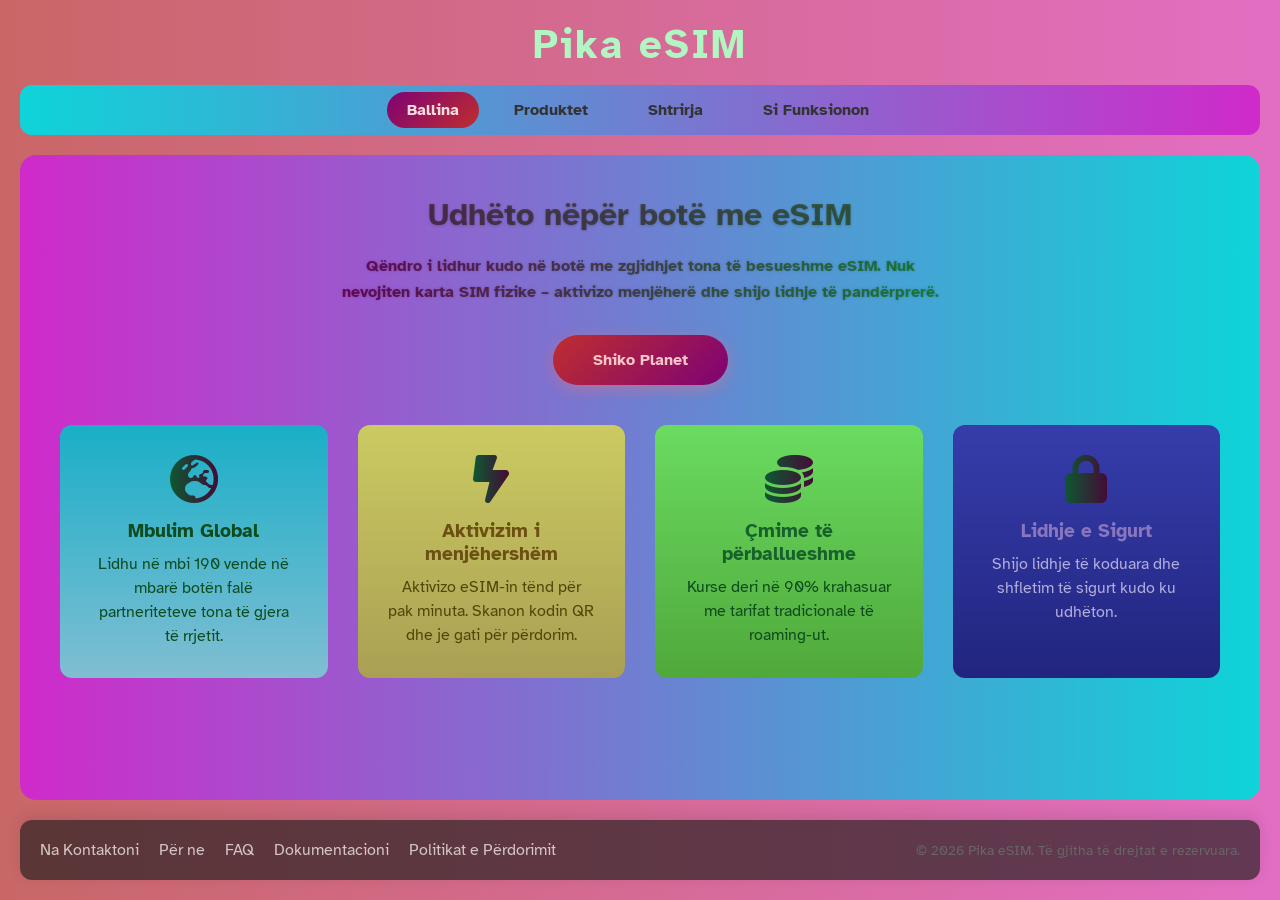
<file: index.html>
<!DOCTYPE html>
<html lang="en">

<head>
    <meta charset="UTF-8">
    <meta name="viewport" content="width=device-width, initial-scale=1.0">
    <title>Pika eSIM - Stay Connected Everywhere</title>
    <link rel="stylesheet" href="./css/style.css">
    <link rel="stylesheet" href="https://cdnjs.cloudflare.com/ajax/libs/font-awesome/6.5.1/css/all.min.css" />
    <link rel="preconnect" href="https://fonts.googleapis.com">
    <link rel="preconnect" href="https://fonts.gstatic.com" crossorigin>
    <link
        href="https://fonts.googleapis.com/css2?family=Atkinson+Hyperlegible:ital,wght@0,400;0,700;1,400;1,700&display=swap"
        rel="stylesheet">
</head>

<body>
    <h1 class="site-title">Pika eSIM</h1>

    <nav class="navbar">
        <ul>
            <li><a href="index.html" class="active">Ballina</a></li>
            <li><a href="./pages/products.html">Produktet</a></li>
            <li><a href="./pages/coverage.html">Shtrirja</a></li>
            <li><a href="./pages/howItWorks.html">Si Funksionon</a></li>
        </ul>
    </nav>

    <main class="main-card">
        <section class="hero-section">
            <h1>Udhëto nëpër botë me eSIM</h1>
            <p>Qëndro i lidhur kudo në botë me zgjidhjet tona të besueshme eSIM. Nuk nevojiten karta SIM fizike –
                aktivizo menjëherë dhe shijo lidhje të pandërprerë.</p>

            <a href="./pages/products.html" class="cta-button">Shiko Planet</a>
        </section>

        <div class="features-grid">
            <div class="feature-card1">
                <i class="fa-solid fa-earth-europe feature-icon"></i>
                <h3>Mbulim Global</h3>
                <p>Lidhu në mbi 190 vende në mbarë botën falë partneriteteve tona të gjera të rrjetit.</p>

            </div>
            <div class="feature-card2">
                <i class="fa-solid fa-bolt-lightning feature-icon"></i>
                <h3>Aktivizim i menjëhershëm</h3>
                <p>Aktivizo eSIM-in tënd për pak minuta. Skanon kodin QR dhe je gati për përdorim.</p>

            </div>
            <div class="feature-card3">
                <i class="fa-solid fa-coins feature-icon"></i>
                <h3>Çmime të përballueshme</h3>
                <p>Kurse deri në 90% krahasuar me tarifat tradicionale të roaming-ut.</p>

            </div>
            <div class="feature-card4">
                <i class="fa-solid fa-lock feature-icon"></i>
                <h3>Lidhje e Sigurt</h3>
                <p>Shijo lidhje të koduara dhe shfletim të sigurt kudo ku udhëton.</p>

            </div>
        </div>
    </main>

    <footer class="footer">
        <div class="footer-content">
            <div class="footer-links">
                <a href="./pages/contact.html">Na Kontaktoni</a>
                <a href="./pages/about.html">Për ne</a>
                <a href="./pages/faq.html">FAQ</a>
                <a href="./pages/dokumentacioni.html">Dokumentacioni</a>
                <a href="./pages/terms.html">Politikat e Përdorimit</a>
            </div>
            <div class="footer-copyright">
                &copy; 2026 Pika eSIM. Të gjitha të drejtat e rezervuara.
            </div>
        </div>
    </footer>

    <script src="js/script.js"></script>
</body>

</html>
</file>
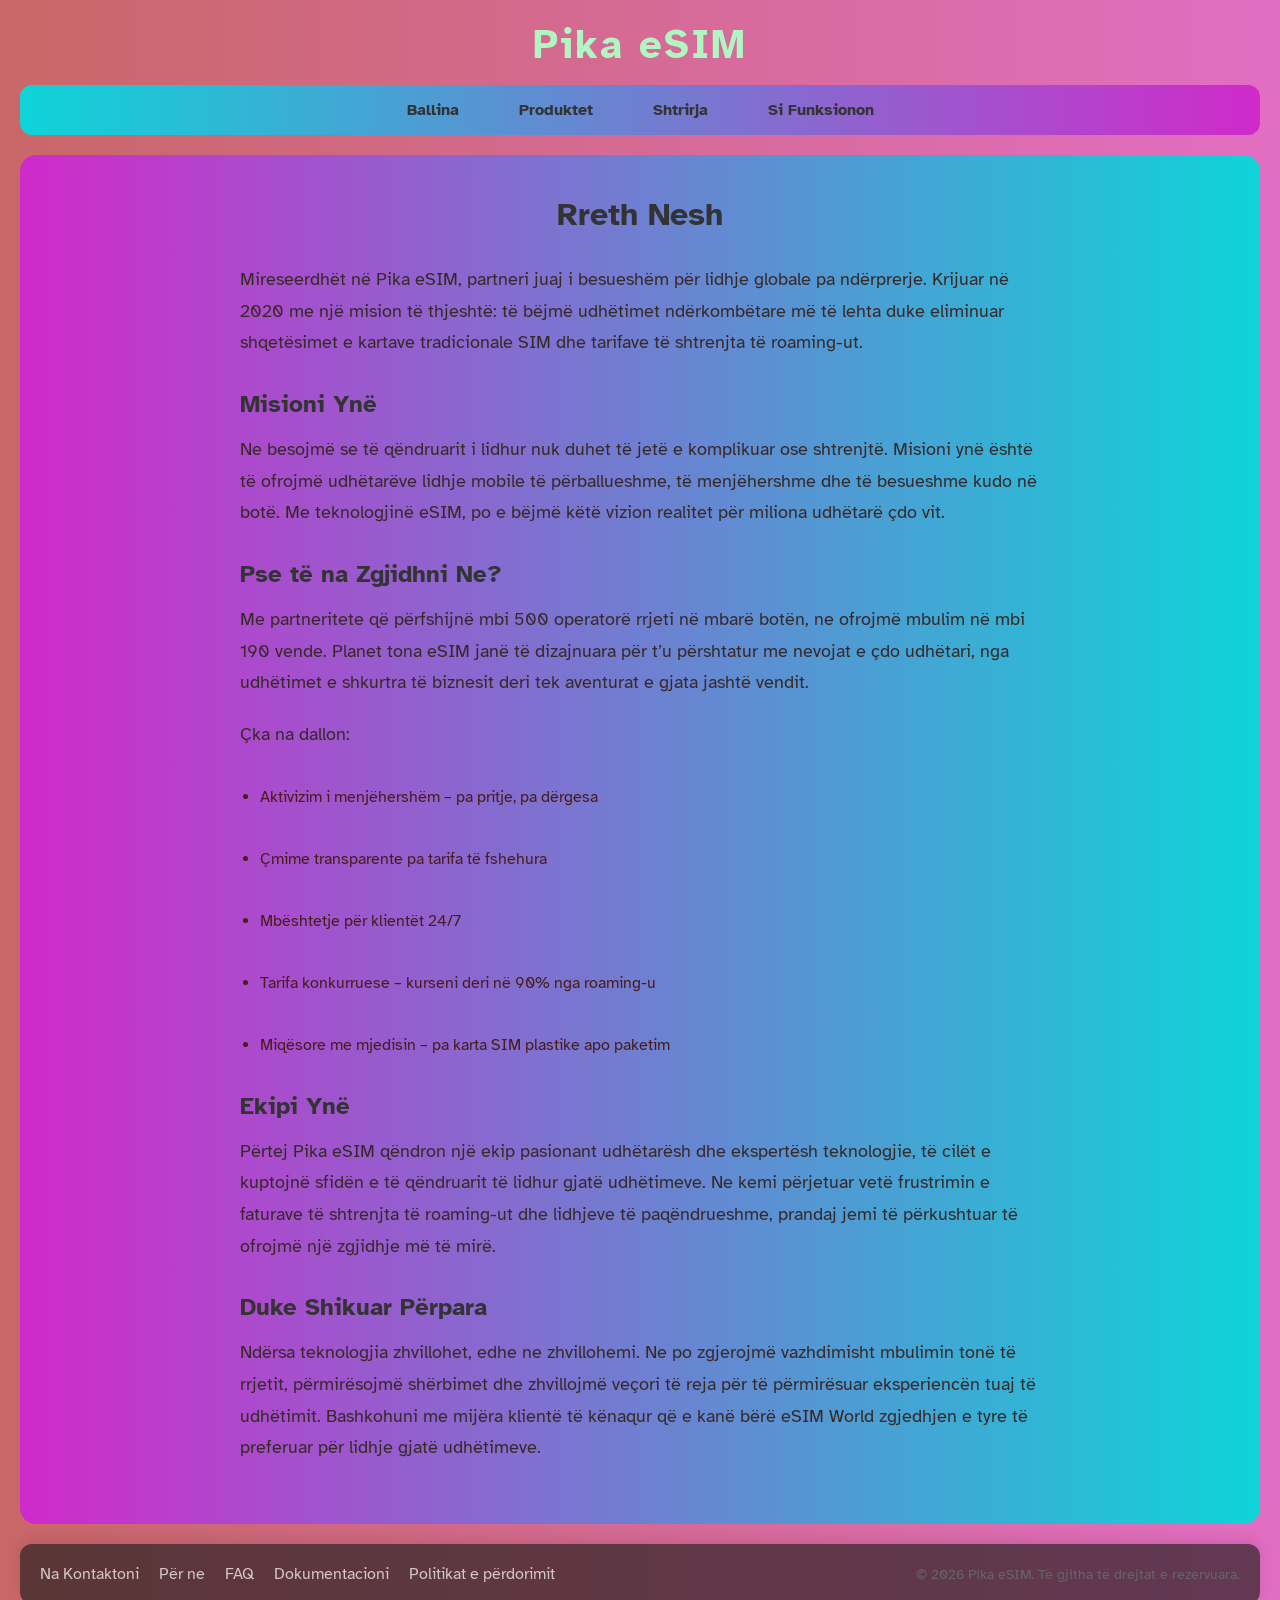
<file: pages/about.html>
<!DOCTYPE html>
<html lang="en">

<head>
    <meta charset="UTF-8">
    <meta name="viewport" content="width=device-width, initial-scale=1.0">
    <title>Për ne - Pika eSIM </title>
    <link rel="stylesheet" href="../css/style.css">
    <link rel="preconnect" href="https://fonts.googleapis.com">
    <link rel="preconnect" href="https://fonts.gstatic.com" crossorigin>
    <link
        href="https://fonts.googleapis.com/css2?family=Atkinson+Hyperlegible:ital,wght@0,400;0,700;1,400;1,700&display=swap"
        rel="stylesheet">
</head>

<body>
    <h1 class="site-title">Pika eSIM</h1>

    <nav class="navbar">
        <ul>
            <li><a href="../index.html">Ballina</a></li>
            <li><a href="products.html">Produktet</a></li>
            <li><a href="coverage.html">Shtrirja</a></li>
            <li><a href="howItWorks.html">Si Funksionon</a></li>
        </ul>
    </nav>

    <main class="main-card">
        <h2 class="page-title">Rreth Nesh</h2>

        <div class="about-content">
            <p>Mireseerdhët në Pika eSIM, partneri juaj i besueshëm për lidhje globale pa ndërprerje. Krijuar në 2020 me
                një mision të thjeshtë: të bëjmë udhëtimet ndërkombëtare më të lehta duke eliminuar shqetësimet e
                kartave tradicionale SIM dhe tarifave të shtrenjta të roaming-ut.</p>

            <h2>Misioni Ynë</h2>
            <p>Ne besojmë se të qëndruarit i lidhur nuk duhet të jetë e komplikuar ose shtrenjtë. Misioni ynë është të
                ofrojmë udhëtarëve lidhje mobile të përballueshme, të menjëhershme dhe të besueshme kudo në botë. Me
                teknologjinë eSIM, po e bëjmë këtë vizion realitet për miliona udhëtarë çdo vit.</p>

            <h2>Pse të na Zgjidhni Ne?</h2>
            <p>Me partneritete që përfshijnë mbi 500 operatorë rrjeti në mbarë botën, ne ofrojmë mbulim në mbi 190
                vende. Planet tona eSIM janë të dizajnuara për t’u përshtatur me nevojat e çdo udhëtari, nga udhëtimet e
                shkurtra të biznesit deri tek aventurat e gjata jashtë vendit.</p>

            <p>Çka na dallon:</p>
            <ul style="color: #666; line-height: 2; margin-left: 20px;">
                <li>Aktivizim i menjëhershëm – pa pritje, pa dërgesa</li>
                <li>Çmime transparente pa tarifa të fshehura</li>
                <li>Mbështetje për klientët 24/7</li>
                <li>Tarifa konkurruese – kurseni deri në 90% nga roaming-u</li>
                <li>Miqësore me mjedisin – pa karta SIM plastike apo paketim</li>

            </ul>

            <h2>Ekipi Ynë</h2>
            <p>Përtej Pika eSIM qëndron një ekip pasionant udhëtarësh dhe ekspertësh teknologjie, të cilët e kuptojnë
                sfidën e të qëndruarit të lidhur gjatë udhëtimeve. Ne kemi përjetuar vetë frustrimin e faturave të
                shtrenjta të roaming-ut dhe lidhjeve të paqëndrueshme, prandaj jemi të përkushtuar të ofrojmë një
                zgjidhje më të mirë.</p>


            <h2>Duke Shikuar Përpara</h2>
            <p>Ndërsa teknologjia zhvillohet, edhe ne zhvillohemi. Ne po zgjerojmë vazhdimisht mbulimin tonë të rrjetit,
                përmirësojmë shërbimet dhe zhvillojmë veçori të reja për të përmirësuar eksperiencën tuaj të udhëtimit.
                Bashkohuni me mijëra klientë të kënaqur që e kanë bërë eSIM World zgjedhjen e tyre të preferuar për
                lidhje gjatë udhëtimeve.</p>

        </div>
    </main>

    <footer class="footer">
        <div class="footer-content">
            <div class="footer-links">
                <a href="contact.html">Na Kontaktoni</a>
                <a href="about.html">Për ne</a>
                <a href="faq.html">FAQ</a>
                <a href="dokumentacioni.html">Dokumentacioni</a>
                <a href="terms.html">Politikat e përdorimit</a>
            </div>
            <div class="footer-copyright">
                &copy; 2026 Pika eSIM. Të gjitha të drejtat e rezervuara.
            </div>
        </div>
    </footer>

    <script src="../js/script.js"></script>
</body>

</html>
</file>
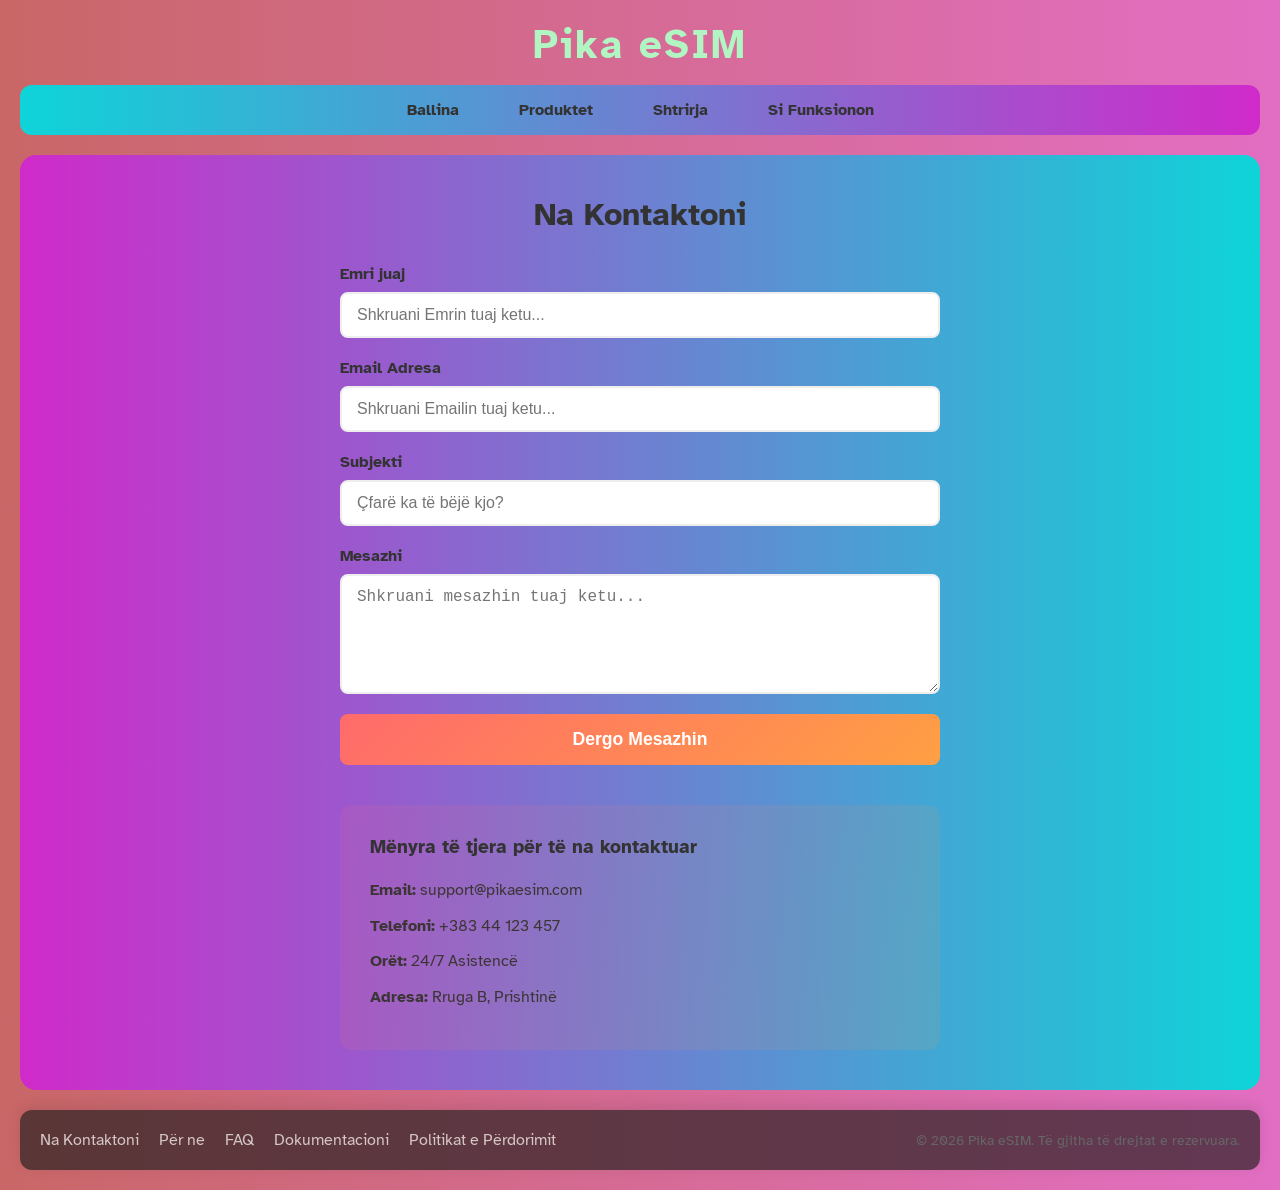
<file: pages/contact.html>
<!DOCTYPE html>
<html lang="en">

<head>
    <meta charset="UTF-8">
    <meta name="viewport" content="width=device-width, initial-scale=1.0">
    <title>Na kontaktoni - Pika eSIM</title>
    <link rel="stylesheet" href="../css/style.css">
    <link rel="preconnect" href="https://fonts.googleapis.com">
    <link rel="preconnect" href="https://fonts.gstatic.com" crossorigin>
    <link
        href="https://fonts.googleapis.com/css2?family=Atkinson+Hyperlegible:ital,wght@0,400;0,700;1,400;1,700&display=swap"
        rel="stylesheet">
</head>

<body>
    <h1 class="site-title">Pika eSIM</h1>

    <nav class="navbar">
        <ul>
            <li><a href="../index.html">Ballina</a></li>
            <li><a href="products.html">Produktet</a></li>
            <li><a href="coverage.html">Shtrirja</a></i>
            <li><a href="howItWorks.html">Si Funksionon</a></li>
        </ul>
    </nav>

    <main class="main-card">
        <h2 class="page-title">Na Kontaktoni</h2>

        <div class="contact-container">
            <form class="contact-form">
                <div class="form-group">
                    <label for="name">Emri juaj</label>
                    <input type="text" id="name" name="name" required placeholder="Shkruani Emrin tuaj ketu...">
                </div>

                <div class="form-group">
                    <label for="email">Email Adresa</label>
                    <input type="email" id="email" name="email" required placeholder="Shkruani Emailin tuaj ketu...">
                </div>

                <div class="form-group">
                    <label for="subject">Subjekti</label>
                    <input type="text" id="subject" name="subject" placeholder="Çfarë ka të bëjë kjo?">
                </div>

                <div class="form-group">
                    <label for="message">Mesazhi</label>
                    <textarea id="message" name="message" required
                        placeholder="Shkruani mesazhin tuaj ketu..."></textarea>
                </div>

                <button type="submit" class="submit-button">Dergo Mesazhin</button>
            </form>

            <div class="contact-info">
                <h3>Mënyra të tjera për të na kontaktuar</h3>
                <p><strong>Email:</strong> support@pikaesim.com</p>
                <p><strong>Telefoni:</strong> +383 44 123 457</p>
                <p><strong>Orët:</strong> 24/7 Asistencë</p>
                <p><strong>Adresa:</strong> Rruga B, Prishtinë</p>
            </div>
        </div>
    </main>

    <footer class="footer">
        <div class="footer-content">
            <div class="footer-links">
                <a href="contact.html">Na Kontaktoni</a>
                <a href="about.html">Për ne</a>
                <a href="faq.html">FAQ</a>
                <a href="dokumentacioni.html">Dokumentacioni</a>
                <a href="terms.html">Politikat e Përdorimit</a>
            </div>
            <div class="footer-copyright">
                &copy; 2026 Pika eSIM. Të gjitha të drejtat e rezervuara.
            </div>
        </div>
    </footer>

    <script src="../js/script.js"></script>
</body>

</html>
</file>
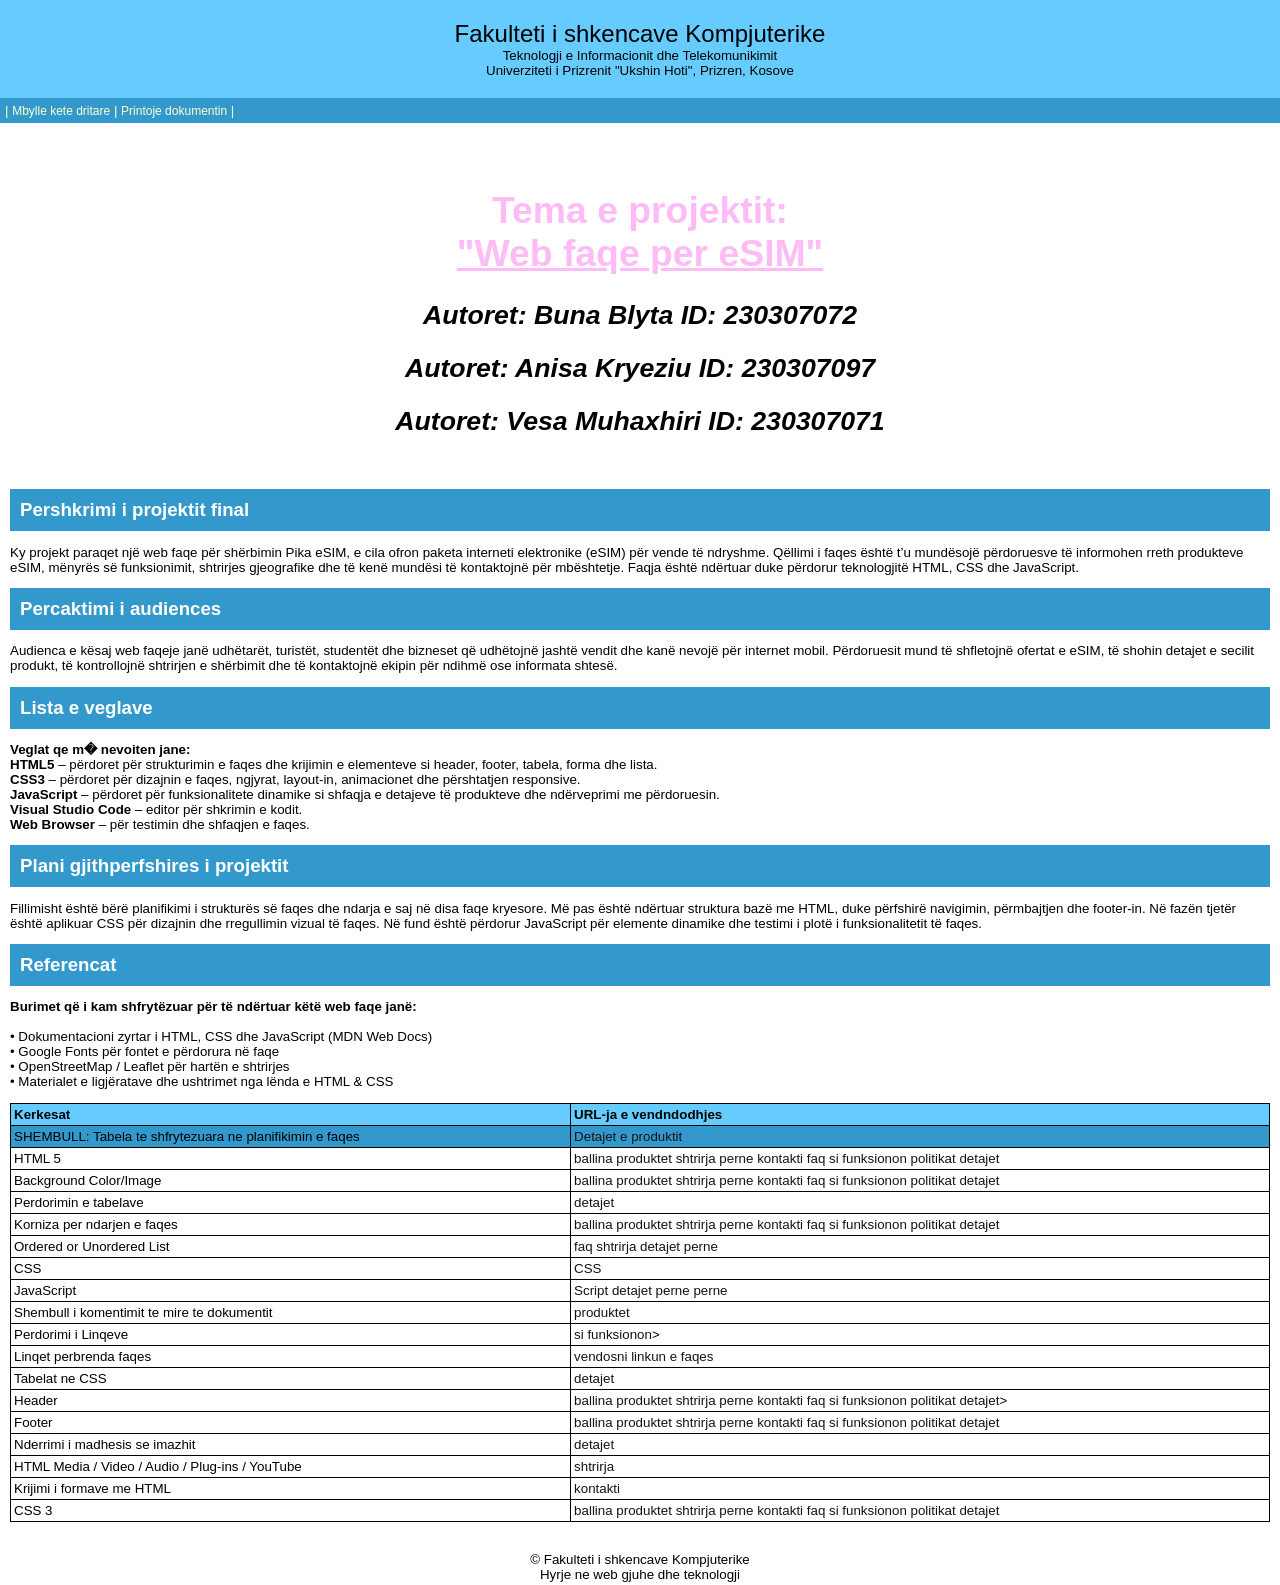
<file: pages/dokumentacioni.html>
<!DOCTYPE html>
<html lang="sq">

<head>
  <meta charset="UTF-8">
  <title>Dokumentimi i projektit final</title>
  <style>
    body {
      margin: 0;
      padding: 0;
      background-color: #ffffff;
      color: #000000;
      font-family: Verdana, Arial, Helvetica, sans-serif;
    }

    a {
      color: #000000;
      text-decoration: none;
    }

    a:hover {
      color: #000000;
      background-color: #33cc99;
    }

    .centerTitleSm {
      font-family: "Arial Narrow", Arial, Helvetica, sans-serif;
      font-size: 20pt;
      font-weight: bold;
      color: #000000;
      text-align: center;
    }

    .centerTitle {
      font-family: "Arial Narrow", Arial, Helvetica, sans-serif;
      font-size: 28pt;
      font-weight: bold;
      color: #000000;
      text-align: center;
    }

    .unit {
      font-weight: bold;
      font-size: 14pt;
      color: #ffffff;
      font-family: "Arial Narrow", Arial, Helvetica, sans-serif;
      background-color: #3399CC;
      text-align: left;
      line-height: normal;
      padding: 10px;
      width: 100%;
      box-sizing: border-box;
      margin-bottom: 5px;
    }

    .sectionInfo {
      font-size: 9pt;
      color: #000000;
      font-family: Arial, Helvetica, sans-serif;
    }

    .navlink {
      font-size: 9pt;
      color: #ffffcc;
      font-family: Arial, Helvetica, sans-serif;
    }

    table {
      border-collapse: collapse;
      width: 100%;
    }

    td {
      padding: 3px;
      font-size: 10pt;
      color: #000000;
      font-family: Verdana, Arial, Helvetica, sans-serif;
      vertical-align: top;
    }

    .nav-cell {
      background-color: #3399cc;
      color: #ffffcc;
    }

    .white-cell {
      background-color: #ffffff;
    }

    .table-bordered td {
      border: 1px solid #000000;
    }

    .table-bordered .header-row {
      background-color: #66ccff;
      color: #231010;
      font-weight: bold;
    }

    .table-bordered .example-row {
      background-color: #3399cc;
      color: #ffffff;
    }

    .table-bordered a {
      color: #1a1212;
    }
  </style>
</head>

<body>

  <table style="width:100%;">
    <!-- Header -->
    <tr>
      <td colspan="8" style="background-color:#66ccff; width:100%; padding:20px; text-align:center;">
        <div style="font-size:24px; font-family:Arial, Helvetica, sans-serif; color:#000000; width:100%;">
          Fakulteti i shkencave Kompjuterike
        </div>
        <a href="http://www.uni-prizren.com" style="text-decoration:none; color:#000000; width:100%;">
          Teknologji e Informacionit dhe Telekomunikimit <br>
          Univerziteti i Prizrenit "Ukshin Hoti", Prizren, Kosove
        </a>
      </td>
    </tr>

    <!-- Navigation -->
    <tr>
      <td colspan="8" class="nav-cell" style="padding:5px;">
        | <a class="navlink" href="javascript:this.close()">Mbylle kete dritare</a> |
        <a class="navlink" href="javascript:window.print();">Printoje dokumentin</a> |
      </td>
    </tr>

    <!-- Spacer -->
    <tr>
      <td colspan="8" class="white-cell" style="height:15px;">&nbsp;</td>
    </tr>

    <!-- Project title -->
    <tr>
      <td colspan="8" class="white-cell" style="text-align:center; padding:20px;">
        <h1 class="centerTitle" style="color:#ffbbf5;">Tema e projektit: <br><u>"Web faqe per eSIM"</u></h1>
        <h2 class="centerTitleSm"><i>Autoret: Buna Blyta ID: 230307072</i></h2>
        <h2 class="centerTitleSm"><i>Autoret: Anisa Kryeziu ID: 230307097</i></h2>
        <h2 class="centerTitleSm"><i>Autoret: Vesa Muhaxhiri ID: 230307071</i></h2>
      </td>
    </tr>

    <!-- Project content -->
    <tr>
      <td colspan="8" class="white-cell" style="padding:10px;">
        <div class="unit">Pershkrimi i projektit final</div>
        <p>Ky projekt paraqet një web faqe për shërbimin Pika eSIM, e cila ofron paketa interneti elektronike (eSIM) për
          vende të ndryshme.
          Qëllimi i faqes është t’u mundësojë përdoruesve të informohen rreth produkteve eSIM, mënyrës së funksionimit,
          shtrirjes gjeografike
          dhe të kenë mundësi të kontaktojnë për mbështetje.
          Faqja është ndërtuar duke përdorur teknologjitë HTML, CSS dhe JavaScript.</p>

        <div class="unit">Percaktimi i audiences</div>
        <p>Audienca e kësaj web faqeje janë udhëtarët, turistët, studentët dhe bizneset që udhëtojnë jashtë vendit dhe
          kanë nevojë për internet mobil.
          Përdoruesit mund të shfletojnë ofertat e eSIM, të shohin detajet e secilit produkt, të kontrollojnë shtrirjen
          e shërbimit
          dhe të kontaktojnë ekipin për ndihmë ose informata shtesë.</p>

        <div class="unit">Lista e veglave</div>
        <p><b>Veglat qe m� nevoiten jane:</b><br>
          <b>HTML5</b> – përdoret për strukturimin e faqes dhe krijimin e elementeve si header, footer, tabela, forma
          dhe lista.<br>
          <b>CSS3</b> – përdoret për dizajnin e faqes, ngjyrat, layout-in, animacionet dhe përshtatjen responsive.<br>
          <b>JavaScript</b> – përdoret për funksionalitete dinamike si shfaqja e detajeve të produkteve dhe ndërveprimi
          me përdoruesin.<br>
          <b>Visual Studio Code</b> – editor për shkrimin e kodit.<br>
          <b>Web Browser</b> – për testimin dhe shfaqjen e faqes.
        </p>

        <div class="unit">Plani gjithperfshires i projektit</div>
        <p>Fillimisht është bërë planifikimi i strukturës së faqes dhe ndarja e saj në disa faqe kryesore.
          Më pas është ndërtuar struktura bazë me HTML, duke përfshirë navigimin, përmbajtjen dhe footer-in.
          Në fazën tjetër është aplikuar CSS për dizajnin dhe rregullimin vizual të faqes.
          Në fund është përdorur JavaScript për elemente dinamike dhe testimi i plotë i funksionalitetit të faqes.</p>

        <div class="unit">Referencat</div>
        <p><b>Burimet që i kam shfrytëzuar për të ndërtuar këtë web faqe janë:</b><br><br>
          • Dokumentacioni zyrtar i HTML, CSS dhe JavaScript (MDN Web Docs)<br>
          • Google Fonts për fontet e përdorura në faqe<br>
          • OpenStreetMap / Leaflet për hartën e shtrirjes<br>
          • Materialet e ligjëratave dhe ushtrimet nga lënda e HTML & CSS</p>

        <!-- Table of requirements -->
        <a name="Tabela"></a>
        <table class="table-bordered" style="width:100%;">
          <tr class="header-row">
            <td>Kerkesat</td>
            <td>URL-ja e vendndodhjes</td>
          </tr>
          <tr class="example-row">
            <td>SHEMBULL: Tabela te shfrytezuara ne planifikimin e faqes</td>
            <td><a href="productDetails.html" target="_blank">Detajet e produktit</a></td>
          </tr>
          <tr>
            <td>HTML 5</td>
            <td>
              <a href="../index.html" target="_blank">ballina</a>
              <a href="products.html" target="_blank">produktet</a>
              <a href="coverage.html" target="_blank">shtrirja</a>
              <a href="about.html" target="_blank">perne</a>
              <a href="contact.html" target="_blank">kontakti</a>
              <a href="faq.html" target="_blank">faq</a>
              <a href="howItWorks.html" target="_blank">si funksionon</a>
              <a href="terms.html" target="_blank">politikat</a>
              <a href="productDetails.html" target="_blank">detajet</a>
            </td>
          </tr>
          <tr>
            <td>Background Color/Image</td>
            <td>
              <a href="../index.html" target="_blank">ballina</a>
              <a href="products.html" target="_blank">produktet</a>
              <a href="coverage.html" target="_blank">shtrirja</a>
              <a href="about.html" target="_blank">perne</a>
              <a href="contact.html" target="_blank">kontakti</a>
              <a href="faq.html" target="_blank">faq</a>
              <a href="howItWorks.html" target="_blank">si funksionon</a>
              <a href="terms.html" target="_blank">politikat</a>
              <a href="productDetails.html" target="_blank">detajet</a>
            </td>
      </td>
    </tr>
    <tr>
      <td>Perdorimin e tabelave</td>
      <td><a href="productDetails.html" target="_blank">detajet</a></td>
    </tr>
    <tr>
      <td>Korniza per ndarjen e faqes</td>
      <td>
        <a href="../index.html" target="_blank">ballina</a>
        <a href="products.html" target="_blank">produktet</a>
        <a href="coverage.html" target="_blank">shtrirja</a>
        <a href="about.html" target="_blank">perne</a>
        <a href="contact.html" target="_blank">kontakti</a>
        <a href="faq.html" target="_blank">faq</a>
        <a href="howItWorks.html" target="_blank">si funksionon</a>
        <a href="terms.html" target="_blank">politikat</a>
        <a href="productDetails.html" target="_blank">detajet</a>
      </td>
    </tr>
    <tr>
      <td>Ordered or Unordered List</td>
      <td>
        <a href="faq.html" target="_blank">faq</a>
        <a href="coverage.html" target="_blank">shtrirja</a>
        <a href="productDetails.html" target="_blank">detajet</a>
        <a href="about.html" target="_blank">perne</a>
      </td>
    </tr>
    <tr>
      <td>CSS</td>
      <td><a href="../css/style.css" target="_blank">CSS</a></td>
    </tr>
    <tr>
      <td>JavaScript</td>
      <td>
        <a href="../js/script.js" target="_blank">Script</a>
        <a href="productDetails.html" target="_blank">detajet</a>
        <a href="faq.html" target="_blank">perne</a>
        <a href="coverage.html" target="_blank">perne</a>
      </td>
    </tr>
    <tr>
      <td>Shembull i komentimit te mire te dokumentit</td>
      <td><a href="products.html" target="_blank">produktet</a></td>
    </tr>
    <tr>
      <td>Perdorimi i Linqeve</td>
      <td><a href="howItWorks.html" target="_blank">si funksionon</a>></td>
    </tr>
    <tr>
      <td>Linqet perbrenda faqes</td>
      <td><a href="l" target="_blank">vendosni linkun e faqes</a></td>
    </tr>
    <tr>
      <td>Tabelat ne CSS</td>
      <td><a href="productDetails.html" target="_blank">detajet</a></td>
    </tr>
    <tr>
      <td>Header</td>
      <td>
        <a href="../index.html" target="_blank">ballina</a>
        <a href="products.html" target="_blank">produktet</a>
        <a href="coverage.html" target="_blank">shtrirja</a>
        <a href="about.html" target="_blank">perne</a>
        <a href="contact.html" target="_blank">kontakti</a>
        <a href="faq.html" target="_blank">faq</a>
        <a href="howItWorks.html" target="_blank">si funksionon</a>
        <a href="terms.html" target="_blank">politikat</a>
        <a href="productDetails.html" target="_blank">detajet</a>>
      </td>
    </tr>
    <tr>
      <td>Footer</td>
      <td>
        <a href="../index.html" target="_blank">ballina</a>
        <a href="products.html" target="_blank">produktet</a>
        <a href="coverage.html" target="_blank">shtrirja</a>
        <a href="about.html" target="_blank">perne</a>
        <a href="contact.html" target="_blank">kontakti</a>
        <a href="faq.html" target="_blank">faq</a>
        <a href="howItWorks.html" target="_blank">si funksionon</a>
        <a href="terms.html" target="_blank">politikat</a>
        <a href="productDetails.html" target="_blank">detajet</a>
      </td>
    </tr>
    <tr>
      <td>Nderrimi i madhesis se imazhit</td>
      <td><a href="productDetails.html" target="_blank">detajet</a></td>
      </td>
    </tr>
    <tr>
      <td>HTML Media / Video / Audio / Plug-ins / YouTube</td>
      <td> <a href="coverage.html" target="_blank">shtrirja</a></td>
    </tr>
    <tr>
      <td>Krijimi i formave me HTML</td>
      <td><a href="contact.html" target="_blank">kontakti</a></td>
    </tr>
    <tr>
      <td>CSS 3</td>
      <td>
        <a href="../index.html" target="_blank">ballina</a>
        <a href="products.html" target="_blank">produktet</a>
        <a href="coverage.html" target="_blank">shtrirja</a>
        <a href="about.html" target="_blank">perne</a>
        <a href="contact.html" target="_blank">kontakti</a>
        <a href="faq.html" target="_blank">faq</a>
        <a href="howItWorks.html" target="_blank">si funksionon</a>
        <a href="terms.html" target="_blank">politikat</a>
        <a href="productDetails.html" target="_blank">detajet</a>
      </td>
    </tr>
  </table>
  </td>
  </tr>

  <!-- Footer -->
  <tr>
    <td colspan="8" style="text-align:center; padding-top:20px; background-color:#ffffff;">
      &copy; Fakulteti i shkencave Kompjuterike<br>
      Hyrje ne web gjuhe dhe teknologji
    </td>
  </tr>
  </table>

</body>

</html>
</file>
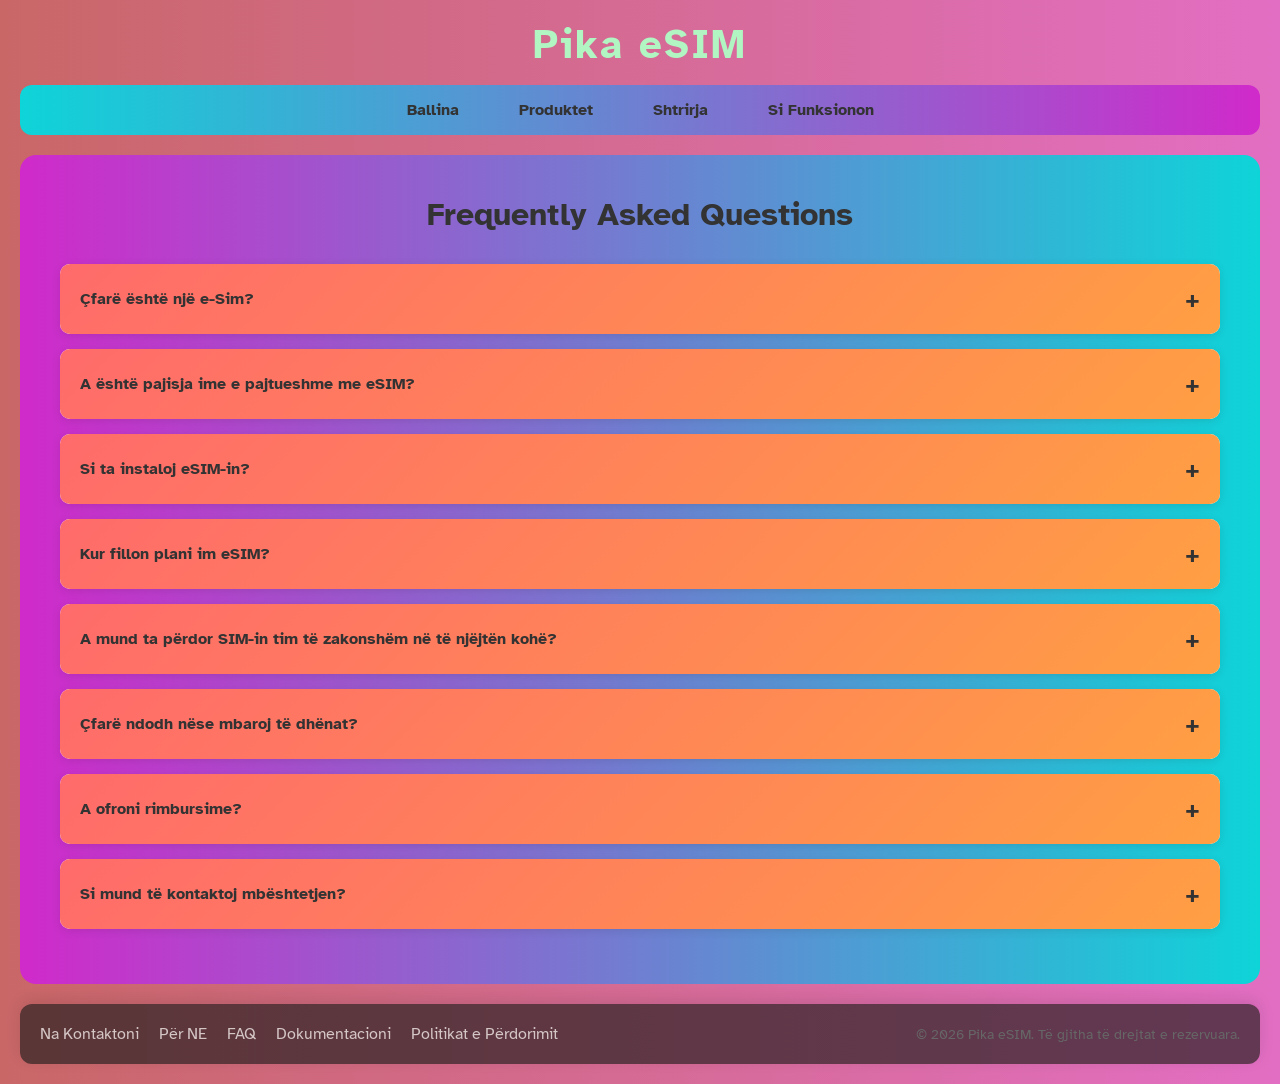
<file: pages/faq.html>
<!DOCTYPE html>
<html lang="en">

<head>
    <meta charset="UTF-8">
    <meta name="viewport" content="width=device-width, initial-scale=1.0">
    <title>FAQ - Pika eSIM</title>
    <link rel="stylesheet" href="../css/style.css">
    <link rel="preconnect" href="https://fonts.googleapis.com">
    <link rel="preconnect" href="https://fonts.gstatic.com" crossorigin>
    <link
        href="https://fonts.googleapis.com/css2?family=Atkinson+Hyperlegible:ital,wght@0,400;0,700;1,400;1,700&display=swap"
        rel="stylesheet">
</head>

<body>
    <h1 class="site-title">Pika eSIM</h1>

    <nav class="navbar">
        <ul>
            <li><a href="../index.html">Ballina</a></li>
            <li><a href="products.html">Produktet</a></li>
            <li><a href="coverage.html">Shtrirja</a></li>
            <li><a href="howItWorks.html">Si Funksionon</a></li>
        </ul>
    </nav>

    <main class="main-card">
        <h2 class="page-title">Frequently Asked Questions</h2>

        <div class="faq-container">
            <div class="faq-item">
                <div class="faq-question">
                    <span>Çfarë është një e-Sim?</span>
                    <span class="toggle-icon">+</span>
                </div>
                <div class="faq-answer">
                    <p>Një eSIM (SIM e integruar) është një SIM digjital që ju lejon të aktivizoni një plan cellular nga
                        ofruesi juaj pa pasur nevojë të përdorni një nano-SIM fizik. Ai është ndërtuar brenda pajisjes
                        tuaj dhe mund të programohet për t'u lidhur me rrjete të ndryshme.</p>
                </div>
            </div>

            <div class="faq-item">
                <div class="faq-question">
                    <span>A është pajisja ime e pajtueshme me eSIM?</span>
                    <span class="toggle-icon">+</span>
                </div>
                <div class="faq-answer">
                    <p>Shumica e telefonave inteligjentë modernë mbështesin eSIM, përfshirë iPhone XS dhe më të rinjtë,
                        Samsung Galaxy S20 dhe më të rinjtë, Google Pixel 3 dhe më të rinjtë, dhe shumë pajisje të
                        tjera. Kontrolloni cilësimet e pajisjes suaj nën Celular/ të Dhënat Mobile për të parë nëse eSIM
                        është në dispozicion.</p>
                </div>
            </div>

            <div class="faq-item">
                <div class="faq-question">
                    <span>Si ta instaloj eSIM-in?</span>
                    <span class="toggle-icon">+</span>
                </div>
                <div class="faq-answer">
                    <p>Pas blerjes, do të merrni një kod QR përmes emailit. Shkoni te Cilësimet e telefonit tuaj > Të
                        dhënat celulare/Mobile > Shto eSIM, pastaj skanoni kodin QR. eSIM do të instalohet automatikisht
                        brenda disa minutash.</p>
                </div>
            </div>

            <div class="faq-item">
                <div class="faq-question">
                    <span>Kur fillon plani im eSIM?</span>
                    <span class="toggle-icon">+</span>
                </div>
                <div class="faq-answer">
                    <p>Plani juaj fillon kur lidheni për herë të parë me një rrjet të mbështetur në vendin tuaj të
                        destinacionit, jo kur instaloni eSIM-in. Kjo do të thotë që mund ta instaloni para udhëtimit dhe
                        ai do të aktivizohet vetëm kur të arrini.</p>
                </div>
            </div>

            <div class="faq-item">
                <div class="faq-question">
                    <span>A mund ta përdor SIM-in tim të zakonshëm në të njëjtën kohë?</span>
                    <span class="toggle-icon">+</span>
                </div>
                <div class="faq-answer">
                    <p>Po! Shumica e pajisjeve që mbështesin eSIM gjithashtu mbështesin funksionalitetin Dual SIM. Mund
                        të mbani SIM-in tuaj fizik aktiv për thirrje dhe mesazhe ndërkohë që përdorni eSIM-in për të
                        dhëna.</p>
                </div>
            </div>

            <div class="faq-item">
                <div class="faq-question">
                    <span>Çfarë ndodh nëse mbaroj të dhënat?</span>
                    <span class="toggle-icon">+</span>
                </div>
                <div class="faq-answer">
                    <p>Ju mund të blini një mbushje përmes faqes tonë të internetit ose aplikacionit. Të dhënat shtesë
                        do të shtohen menjëherë në eSIM-in tuaj ekzistues. Në mënyrë alternative, ju mund të blini një
                        plan të ri.</p>
                </div>
            </div>

            <div class="faq-item">
                <div class="faq-question">
                    <span>A ofroni rimbursime?</span>
                    <span class="toggle-icon">+</span>
                </div>
                <div class="faq-answer">
                    <p>Ne ofrojmë rimbursime për eSIM-të e patrajtuara brenda 30 ditëve nga blerja. Pasi eSIM-i të jetë
                        aktivizuar ose të jenë përdorur të dhëna, rimbursimet nuk janë të disponueshme. Ju lutemi
                        rishikoni Kushtet dhe Konditat tona për detaje të plota.</p>
                </div>
            </div>

            <div class="faq-item">
                <div class="faq-question">
                    <span>Si mund të kontaktoj mbështetjen?</span>
                    <span class="toggle-icon">+</span>
                </div>
                <div class="faq-answer">
                    <p>Ekipi ynë i mbështetjes është në dispozicion 24/7 përmes emailit në support@esimworld.com. Ju
                        gjithashtu mund të përdorni formularin e kontaktit në faqen tonë ose të na kontaktoni përmes
                        chat-it live gjatë orarit të punës.</p>
                </div>
            </div>
        </div>
    </main>

    <footer class="footer">
        <div class="footer-content">
            <div class="footer-links">
                <a href="contact.html">Na Kontaktoni</a>
                <a href="about.html">Për NE</a>
                <a href="faq.html">FAQ</a>
                <a href="dokumentacioni.html">Dokumentacioni</a>
                <a href="terms.html">Politikat e Përdorimit</a>
            </div>
            <div class="footer-copyright">
                &copy; 2026 Pika eSIM. Të gjitha të drejtat e rezervuara.
            </div>
        </div>
    </footer>

    <script src="../js/script.js"></script>
</body>

</html>
</file>
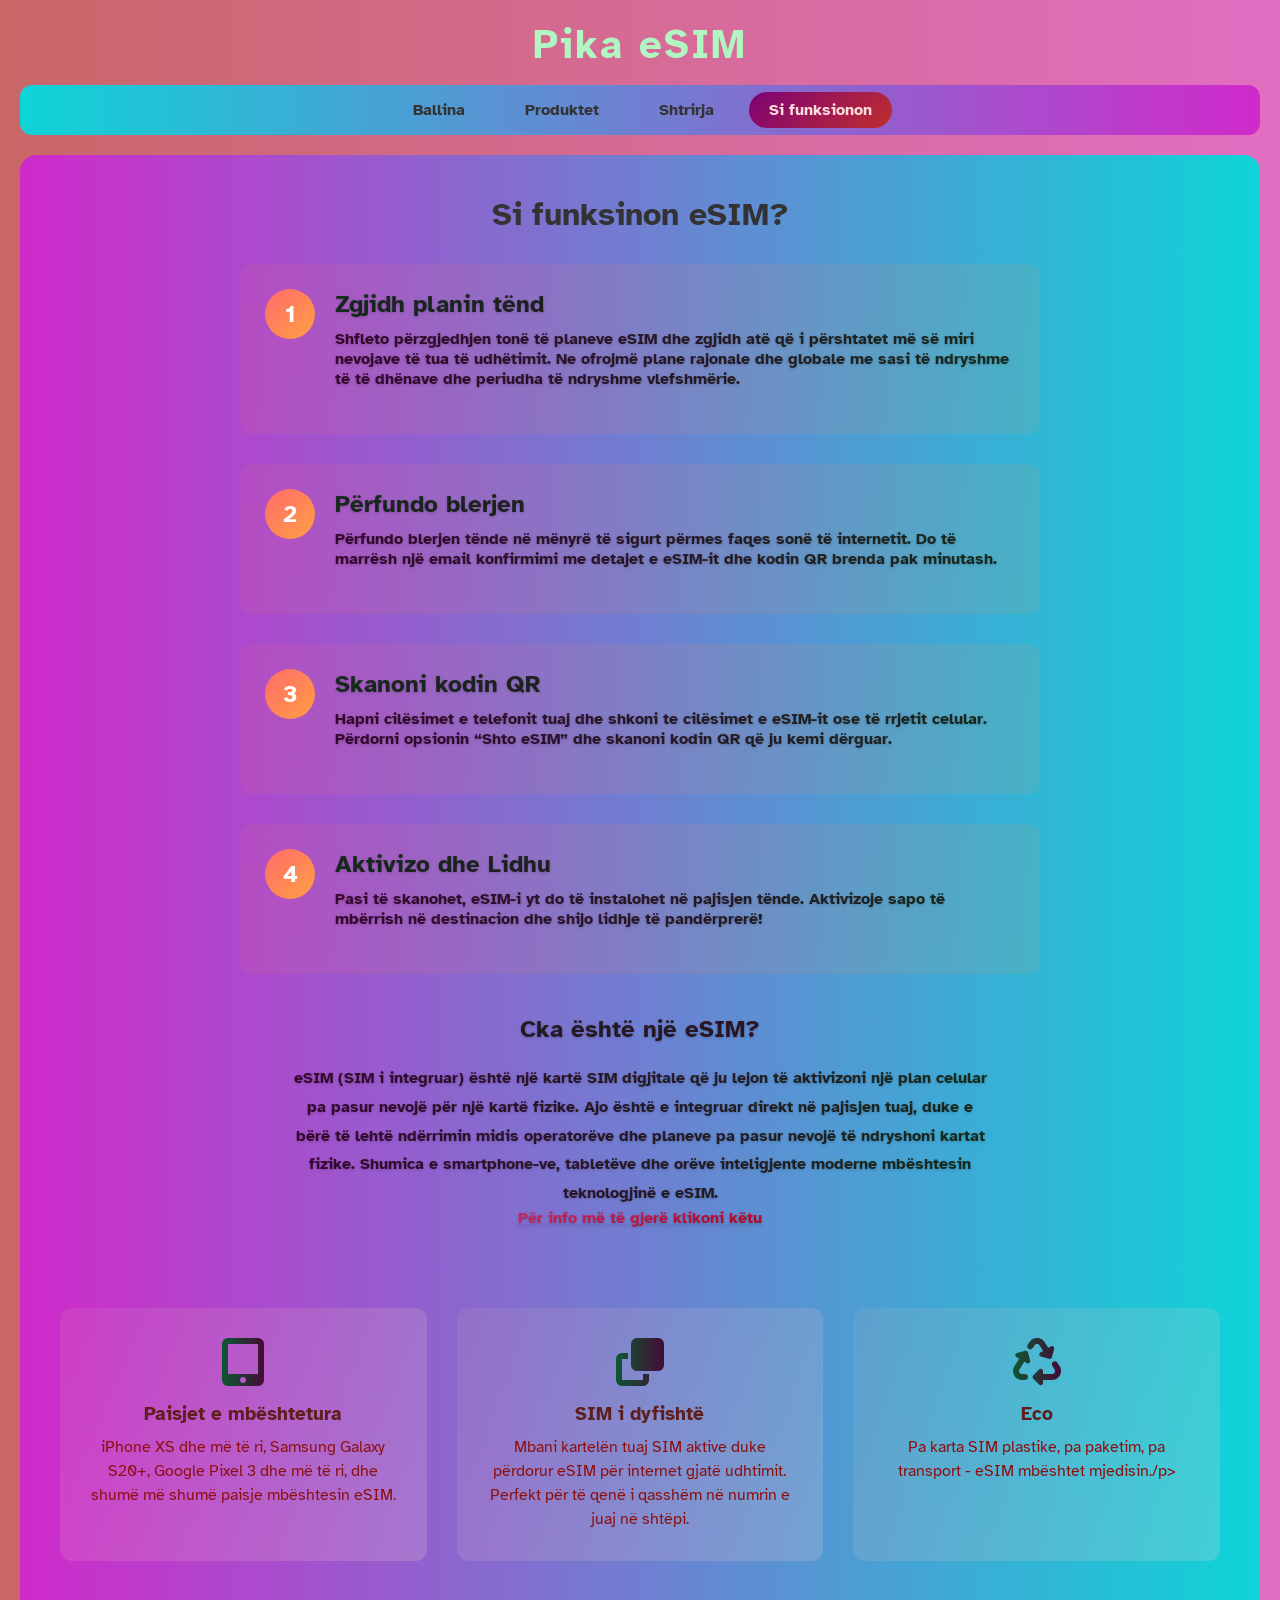
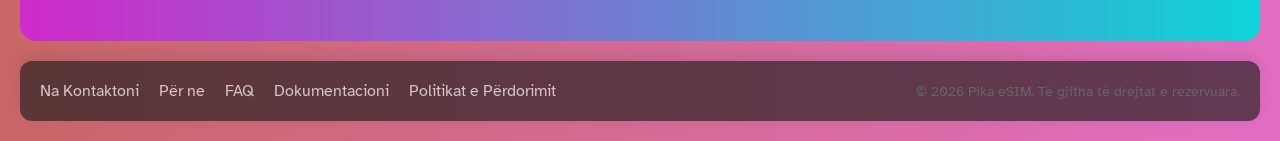
<file: pages/howItWorks.html>
<!DOCTYPE html>
<html lang="en">

<head>
    <meta charset="UTF-8">
    <meta name="viewport" content="width=device-width, initial-scale=1.0">
    <title>Si Funksionon - Pika eSIM</title>
    <link rel="stylesheet" href="../css/style.css">
    <link rel="stylesheet" href="https://cdnjs.cloudflare.com/ajax/libs/font-awesome/6.5.1/css/all.min.css" />
    <link rel="preconnect" href="https://fonts.googleapis.com">
    <link rel="preconnect" href="https://fonts.gstatic.com" crossorigin>
    <link
        href="https://fonts.googleapis.com/css2?family=Atkinson+Hyperlegible:ital,wght@0,400;0,700;1,400;1,700&display=swap"
        rel="stylesheet">
</head>

<body>
    <h1 class="site-title">Pika eSIM</h1>

    <nav class="navbar">
        <ul>
            <li><a href="../index.html">Ballina</a></li>
            <li><a href="products.html">Produktet</a></li>
            <li><a href="coverage.html">Shtrirja</a></li>
            <li><a href="howItWorks.html" class="active">Si funksionon</a></li>
        </ul>
    </nav>

    <main class="main-card">
        <h2 class="page-title">Si funksinon eSIM?</h2>

        <div class="steps-container">
            <div class="step">
                <div class="step-number">1</div>
                <div class="step-content">
                    <h3>Zgjidh planin tënd</h3>
                    <p>Shfleto përzgjedhjen tonë të planeve eSIM dhe zgjidh atë që i përshtatet më së miri nevojave të
                        tua të udhëtimit. Ne ofrojmë plane rajonale dhe globale me sasi të ndryshme të të dhënave dhe
                        periudha të ndryshme vlefshmërie.</p>
                </div>
            </div>

            <div class="step">
                <div class="step-number">2</div>
                <div class="step-content">
                    <h3>Përfundo blerjen</h3>
                    <p>Përfundo blerjen tënde në mënyrë të sigurt përmes faqes sonë të internetit. Do të marrësh një
                        email konfirmimi me detajet e eSIM-it dhe kodin QR brenda pak minutash.</p>

                </div>
            </div>

            <div class="step">
                <div class="step-number">3</div>
                <div class="step-content">
                    <h3>Skanoni kodin QR</h3>
                    <p>Hapni cilësimet e telefonit tuaj dhe shkoni te cilësimet e eSIM-it ose të rrjetit celular.
                        Përdorni opsionin “Shto eSIM” dhe skanoni kodin QR që ju kemi dërguar.</p>
                </div>
            </div>

            <div class="step">
                <div class="step-number">4</div>
                <div class="step-content">
                    <h3>Aktivizo dhe Lidhu</h3>
                    <p>Pasi të skanohet, eSIM-i yt do të instalohet në pajisjen tënde. Aktivizoje sapo të mbërrish në
                        destinacion dhe shijo lidhje të pandërprerë!</p>
                </div>
            </div>
        </div>

        <div class="description" style="text-align: center; margin-top: 40px;">
            <h3 style="color: #333; margin-bottom: 20px;">Cka është një eSIM?</h3>
            <p style="max-width: 700px; margin: 0 auto; color: #666; line-height: 1.8;">
                eSIM (SIM i integruar) është një kartë SIM digjitale që ju lejon të aktivizoni një plan celular pa pasur
                nevojë për një kartë fizike. Ajo është e integruar direkt në pajisjen tuaj, duke e bërë të lehtë
                ndërrimin midis operatorëve dhe planeve pa pasur nevojë të ndryshoni kartat fizike. Shumica e
                smartphone-ve, tabletëve dhe orëve inteligjente moderne mbështesin teknologjinë e eSIM.
            </p>
            <span><a href="https://esim.sm/en/setup-guide" target="_blank">Për info më të gjerë klikoni këtu</a></span>
        </div>

        <div class="features-grid" style="margin-top: 40px;">
            <div class="feature-card">
                <i class="fa-solid fa-tablet-screen-button feature-icon"></i>
                <h3>Paisjet e mbështetura</h3>
                <p>iPhone XS dhe më të ri, Samsung Galaxy S20+, Google Pixel 3 dhe më të ri, dhe shumë më shumë paisje
                    mbështesin eSIM.</p>
            </div>
            <div class="feature-card">
                <i class="fa-solid fa-clone feature-icon"></i>
                <h3>SIM i dyfishtë</h3>
                <p>Mbani kartelën tuaj SIM aktive duke përdorur eSIM për internet gjatë udhtimit. Perfekt për të qenë i
                    qasshëm në numrin e juaj në shtëpi.</p>
            </div>
            <div class="feature-card">
                <i class="fa-solid fa-recycle feature-icon"></i>
                <h3>Eco</h3>
                <p>Pa karta SIM plastike, pa paketim, pa transport - eSIM mbështet mjedisin./p>
            </div>
        </div>
    </main>

    <footer class="footer">
        <div class="footer-content">
            <div class="footer-links">
                <a href="contact.html">Na Kontaktoni</a>
                <a href="about.html">Për ne</a>
                <a href="faq.html">FAQ</a>
                <a href="dokumentacioni.html">Dokumentacioni</a>
                <a href="terms.html">Politikat e Përdorimit</a>
            </div>
            <div class="footer-copyright">
                &copy; 2026 Pika eSIM. Të gjitha të drejtat e rezervuara.
            </div>
        </div>
    </footer>

    <script src="../js/script.js"></script>
</body>

</html>
</file>
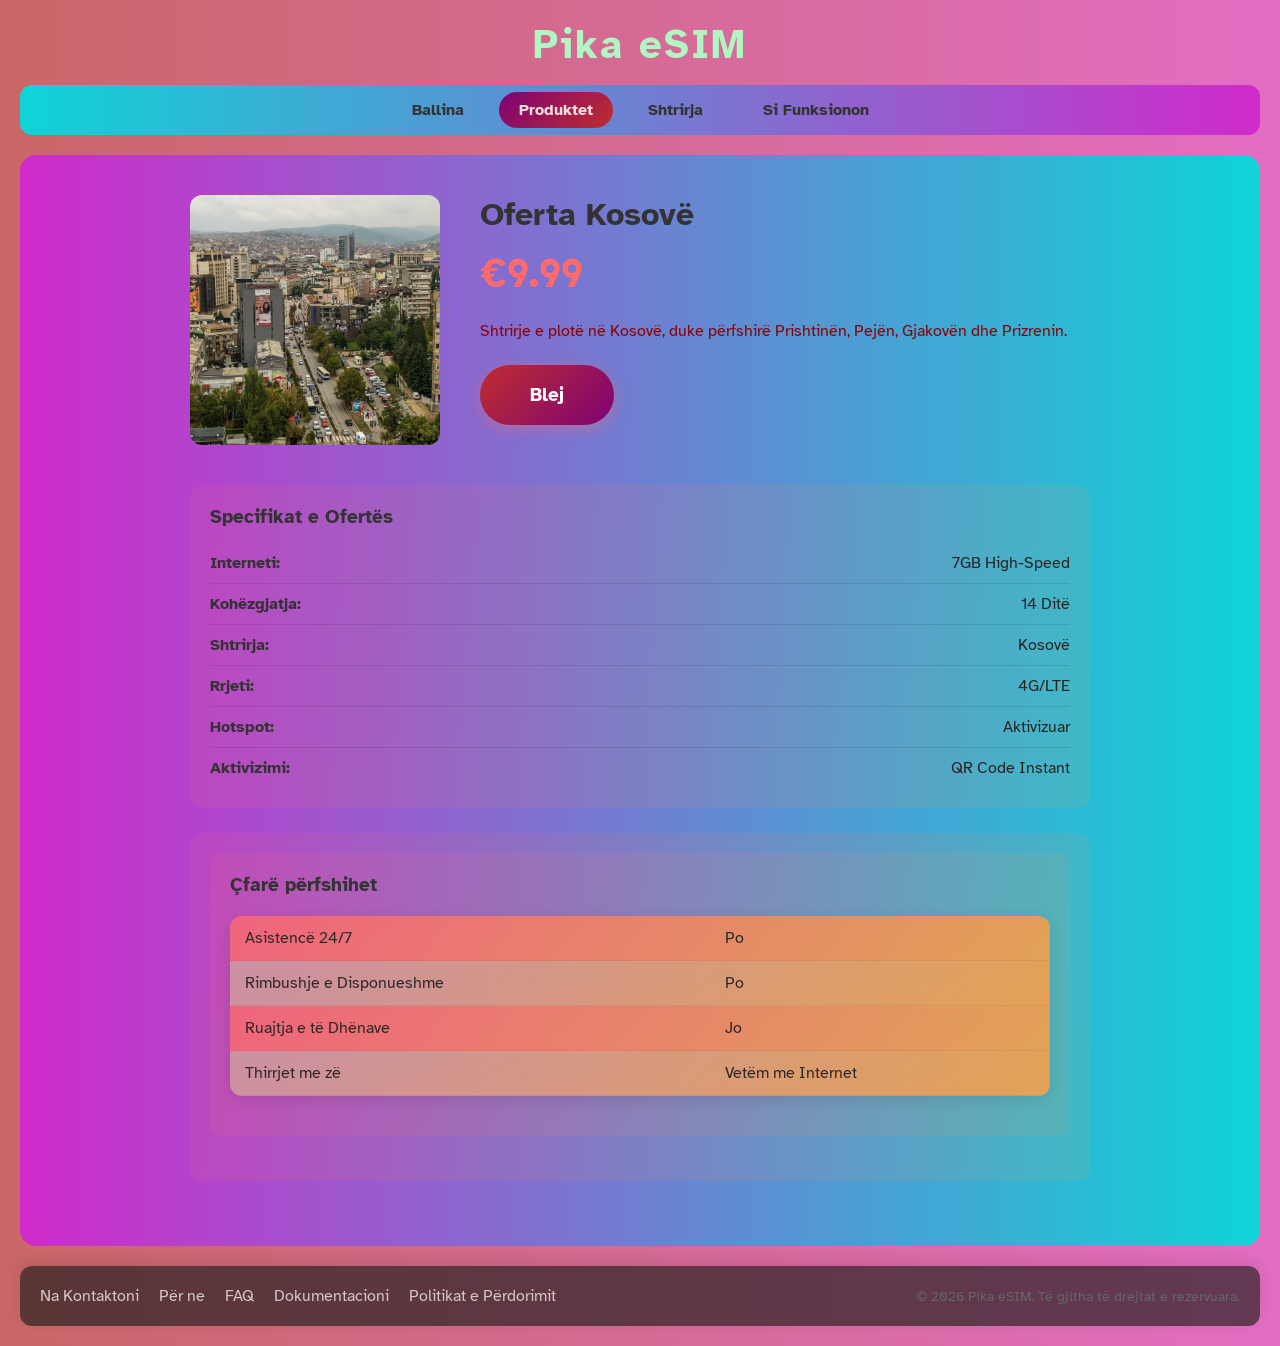
<file: pages/productDetails.html>
<!DOCTYPE html>
<html lang="en">

<head>
    <meta charset="UTF-8">
    <meta name="viewport" content="width=device-width, initial-scale=1.0">
    <title>Detajet - Pika eSIM</title>
    <link rel="stylesheet" href="../css/style.css">
    <link rel="preconnect" href="https://fonts.googleapis.com">
    <link rel="preconnect" href="https://fonts.gstatic.com" crossorigin>
    <link
        href="https://fonts.googleapis.com/css2?family=Atkinson+Hyperlegible:ital,wght@0,400;0,700;1,400;1,700&display=swap"
        rel="stylesheet">
</head>

<body>
    <h1 class="site-title">Pika eSIM</h1>

    <nav class="navbar">
        <ul>
            <li><a href="../index.html">Ballina</a></li>
            <li><a href="products.html" class="active">Produktet</a></li>
            <li><a href="coverage.html">Shtrirja</a></li>
            <li><a href="howItWorks.html">Si Funksionon</a></li>
        </ul>
    </nav>

    <main class="main-card">
        <div class="product-detail-container">
            <div class="product-detail-header">
                <div class="product-detail-image">
                    <img id="product-img" src="" alt="Produkti" />
                </div>

                <div class="product-detail-info">
                    <h1 id="product-name">Oferta EU eSIM</h1>
                   
                    <div class="price" id="product-price">€19.99</div>
                    <p class="description" id="product-description">
                        Plani më i gjerë.
                    </p>
                    <a href="#" class="buy-now-button">Blej</a>
                </div>
            </div>

            <div class="product-specs">
                <h3>Specifikat e Ofertës</h3>
                <ul id="product-specs-list">
                    <li><span>Interneti:</span> 15GB High-Speed</li>
                    <li><span>Kohëzgjatja:</span> 30 Ditë</li>
                    <li><span>Shtrirja:</span> 27 Shtete</li>
                    <li><span>Rrjeti:</span> 4G/LTE</li>
                    <li><span>Hotspot:</span> Aktivizuar</li>
                    <li><span>Aktivizimi:</span> QR Code Instant</li>
                </ul>
            </div>

            <div class="product-specs">

                <div class="product-specs">
                    <h3>Çfarë përfshihet</h3>
                    <table class="product-specs-table">
                        <tbody>
                            <tr>
                                <td>Asistencë 24/7</td>
                                <td>Po</td>
                            </tr>
                            <tr>
                                <td>Rimbushje e Disponueshme</td>
                                <td>Po</td>
                            </tr>
                            <tr>
                                <td>Ruajtja e të Dhënave</td>
                                <td>Jo</td>
                            </tr>
                            <tr>
                                <td>Thirrjet me zë</td>
                                <td>Vetëm me Internet</td>
                            </tr>
                        </tbody>
                    </table>
                </div>

            </div>

        </div>
    </main>

    <footer class="footer">
        <div class="footer-content">
            <div class="footer-links">
                <a href="contact.html">Na Kontaktoni</a>
                <a href="about.html">Për ne</a>
                    <a href="faq.html">FAQ</a>
                    <a href="dokumentacioni.html">Dokumentacioni</a>
                    <a href="terms.html">Politikat e Përdorimit</a>
            </div>
            <div class="footer-copyright">
                &copy; 2026 Pika eSIM. Të gjitha të drejtat e rezervuara.
            </div>
        </div>
    </footer>

    <script src="../js/script.js"></script>
    <script>
        const products = {
            kosovo: {
                name: 'Oferta Kosovë',
                price: '€9.99',
                image: '../images/kosova1.jpg',
                description: 'Shtrirje e plotë në Kosovë, duke përfshirë Prishtinën, Pejën, Gjakovën dhe Prizrenin.',
                specs: [
                    { label: 'Interneti', value: '7GB High-Speed' },
                    { label: 'Kohëzgjatja', value: '14 Ditë' },
                    { label: 'Shtrirja', value: 'Kosovë' },
                    { label: 'Rrjeti', value: '4G/LTE' },
                    { label: 'Hotspot', value: 'Aktivizuar' },
                    { label: 'Aktivizimi', value: 'QR Code Instant' }
                ],
                included: [
                    { label: 'Asistencë 24/7', value: 'Po' },
                    { label: 'Rimbushje e Disponueshme', value: 'Po' },
                    { label: 'Ruajtja e të Dhënave', value: 'Jo' },
                    { label: 'Thirrjet me zë', value: 'Vetëm me Internet' }
                ]
            },
            albania: {
                name: 'Oferta Shqipëri',
                price: '€11.99',
                image: '../images/shqiperia1.jpg',
                description: 'Shtrirje e plotë në Shqipëri, duke përfshirë Tiranën, Shkodrën dhe Durrësin.',
                specs: [
                    { label: 'Interneti', value: '8GB High-Speed' },
                    { label: 'Kohëzgjatja', value: '14 Ditë' },
                    { label: 'Shtrirja', value: 'Shqipëri' },
                    { label: 'Rrjeti', value: '4G/LTE' },
                    { label: 'Hotspot', value: 'Aktivizuar' },
                    { label: 'Aktivizimi', value: 'QR Code Instant' }
                ],
                included: [
                    { label: 'Asistencë 24/7', value: 'Po' },
                    { label: 'Rimbushje e Disponueshme', value: 'Po' },
                    { label: 'Ruajtja e të Dhënave', value: 'Jo' },
                    { label: 'Thirrjet me zë', value: 'Vetëm me Internet' }
                ]
            },
            turkey: {
                name: 'Oferta Turqi',
                price: '$14.99',
                image: '../images/turqia1.png',
                description: 'Shtrirje e plotë në Turqi, duke përfshirë Stambollin, Ankaran dhe Izmirin.',
                specs: [
                    { label: 'Interneti', value: '10GB High-Speed' },
                    { label: 'Kohëzgjatja', value: '15 Ditë' },
                    { label: 'Shtrirja', value: 'Turqi' },
                    { label: 'Rrjeti', value: '4G/LTE' },
                    { label: 'Hotspot', value: 'Aktivizuar' },
                    { label: 'Aktivizimi', value: 'QR Code Instant' }
                ],
                included: [
                    { label: 'Asistencë 24/7', value: 'Po' },
                    { label: 'Rimbushje e Disponueshme', value: 'Po' },
                    { label: 'Ruajtja e të Dhënave', value: 'Jo' },
                    { label: 'Thirrjet me zë', value: 'Vetëm me Internet' }
                ]
            },
            balkan: {
                name: 'Oferta Ballkan',
                price: '€19.99',
                image: '../images/ballkani1.jpg',
                description: 'Shtrirje multi-vendore, duke përfshirë Kosovën, Shqipërinë, Malin e Zi, Bosnjë e Hercegovinën, Serbinë dhe Maqedoninë e Veriut.',
                specs: [
                    { label: 'Interneti', value: '10GB High-Speed' },
                    { label: 'Kohëzgjatja', value: '15 Ditë' },
                    { label: 'Shtrirja', value: 'Ballkani' },
                    { label: 'Rrjeti', value: '4G/LTE' },
                    { label: 'Hotspot', value: 'Aktivizuar' },
                    { label: 'Aktivizimi', value: 'QR Code Instant' }
                ],
                included: [
                    { label: 'Asistencë 24/7', value: 'Po' },
                    { label: 'Rimbushje e Disponueshme', value: 'Po' },
                    { label: 'Ruajtja e të Dhënave', value: 'Jo' },
                    { label: 'Thirrjet me zë', value: 'Vetëm me Internet' }
                ]
            },
            germany: {
                name: 'Oferta Gjermani',
                price: '€24.99',
                image: '../images/gjermania1.jpg',
                description: 'Shtrirje e plotë në Gjermani, duke përfshirë Berlinin, Mynihun, Frankfurtin dhe Hamburgun.',
                specs: [
                    { label: 'Interneti', value: '10GB High-Speed' },
                    { label: 'Kohëzgjatja', value: '30 Ditë' },
                    { label: 'Shtrirja', value: 'Gjermani' },
                    { label: 'Rrjeti', value: '4G/LTE' },
                    { label: 'Hotspot', value: 'Aktivizuar' },
                    { label: 'Aktivizimi', value: 'QR Code Instant' }
                ],
                included: [
                    { label: 'Asistencë 24/7', value: 'Po' },
                    { label: 'Rimbushje e Disponueshme', value: 'Po' },
                    { label: 'Ruajtja e të Dhënave', value: 'Jo' },
                    { label: 'Thirrjet me zë', value: 'Vetëm me Internet' }
                ]
            },
            switzerland: {
                name: 'Oferta Zvicërr',
                price: 'CHF 29.99',
                image: '../images/zvicrra1.jpg',
                description: 'Shtrirje e plotë në Zvicër, duke përfshirë Cyrihun, Gjenevën, Bazelin dhe Bernën.',
                specs: [
                    { label: 'Interneti', value: '8GB High-Speed' },
                    { label: 'Kohëzgjatja', value: '30 Ditë' },
                    { label: 'Shtrirja', value: 'Zvicërr' },
                    { label: 'Rrjeti', value: '4G/LTE' },
                    { label: 'Hotspot', value: 'Aktivizuar' },
                    { label: 'Aktivizimi', value: 'QR Code Instant' }
                ],
                included: [
                    { label: 'Asistencë 24/7', value: 'Po' },
                    { label: 'Rimbushje e Disponueshme', value: 'Po' },
                    { label: 'Ruajtja e të Dhënave', value: 'Jo' },
                    { label: 'Thirrjet me zë', value: 'Vetëm me Internet' }
                ]
            },
            france: {
                name: 'Oferta Francë',
                price: '€22.99',
                image: '../images/franca1.jpg',
                description: 'Shtrirje e plotë në Francë, duke përfshirë Parisin, Marselin, Lionin dhe Tuluzën.',
                specs: [
                    { label: 'Interneti', value: '10GB High-Speed' },
                    { label: 'Kohëzgjatja', value: '30 Ditë' },
                    { label: 'Shtrirja', value: 'Francë' },
                    { label: 'Rrjeti', value: '4G/LTE' },
                    { label: 'Hotspot', value: 'Aktivizuar' },
                    { label: 'Aktivizimi', value: 'QR Code Instant' }
                ],
                included: [
                    { label: 'Asistencë 24/7', value: 'Po' },
                    { label: 'Rimbushje e Disponueshme', value: 'Po' },
                    { label: 'Ruajtja e të Dhënave', value: 'Jo' },
                    { label: 'Thirrjet me zë', value: 'Vetëm me Internet' }
                ]
            },
            europe: {
                name: 'Oferta Europë',
                price: '€19.99',
                image: '../images/italia1.jpg',
                description: 'Shtrirje multi-vendore në të gjitha vendet e BE-së.',
                specs: [
                    { label: 'Interneti', value: '10GB High-Speed' },
                    { label: 'Kohëzgjatja', value: '15 Ditë' },
                    { label: 'Shtrirja', value: 'Vendet e BE-së' },
                    { label: 'Rrjeti', value: '4G/LTE' },
                    { label: 'Hotspot', value: 'Aktivizuar' },
                    { label: 'Aktivizimi', value: 'QR Code Instant' }
                ],
                included: [
                    { label: 'Asistencë 24/7', value: 'Po' },
                    { label: 'Rimbushje e Disponueshme', value: 'Po' },
                    { label: 'Ruajtja e të Dhënave', value: 'Jo' },
                    { label: 'Thirrjet me zë', value: 'Vetëm me Internet' }
                ]
            }
        };


        function loadProductDetails() {
            const urlParams = new URLSearchParams(window.location.search);
            const productId = urlParams.get('id') || 'kosovo';
            const product = products[productId] || products.global;

            document.getElementById('product-name').textContent = product.name;
            document.getElementById('product-price').textContent = product.price;
            const img = document.getElementById('product-img');
    img.src = product.image;
    img.alt = product.name;
            document.getElementById('product-description').textContent = product.description;

            const specsList = document.getElementById('product-specs-list');
            specsList.innerHTML = product.specs.map(spec =>
                `<li><span>${spec.label}:</span> ${spec.value}</li>`
            ).join('');

            document.title = `${product.name} - eSIM World`;
        }

        loadProductDetails();
    </script>
</body>

</html>
</file>
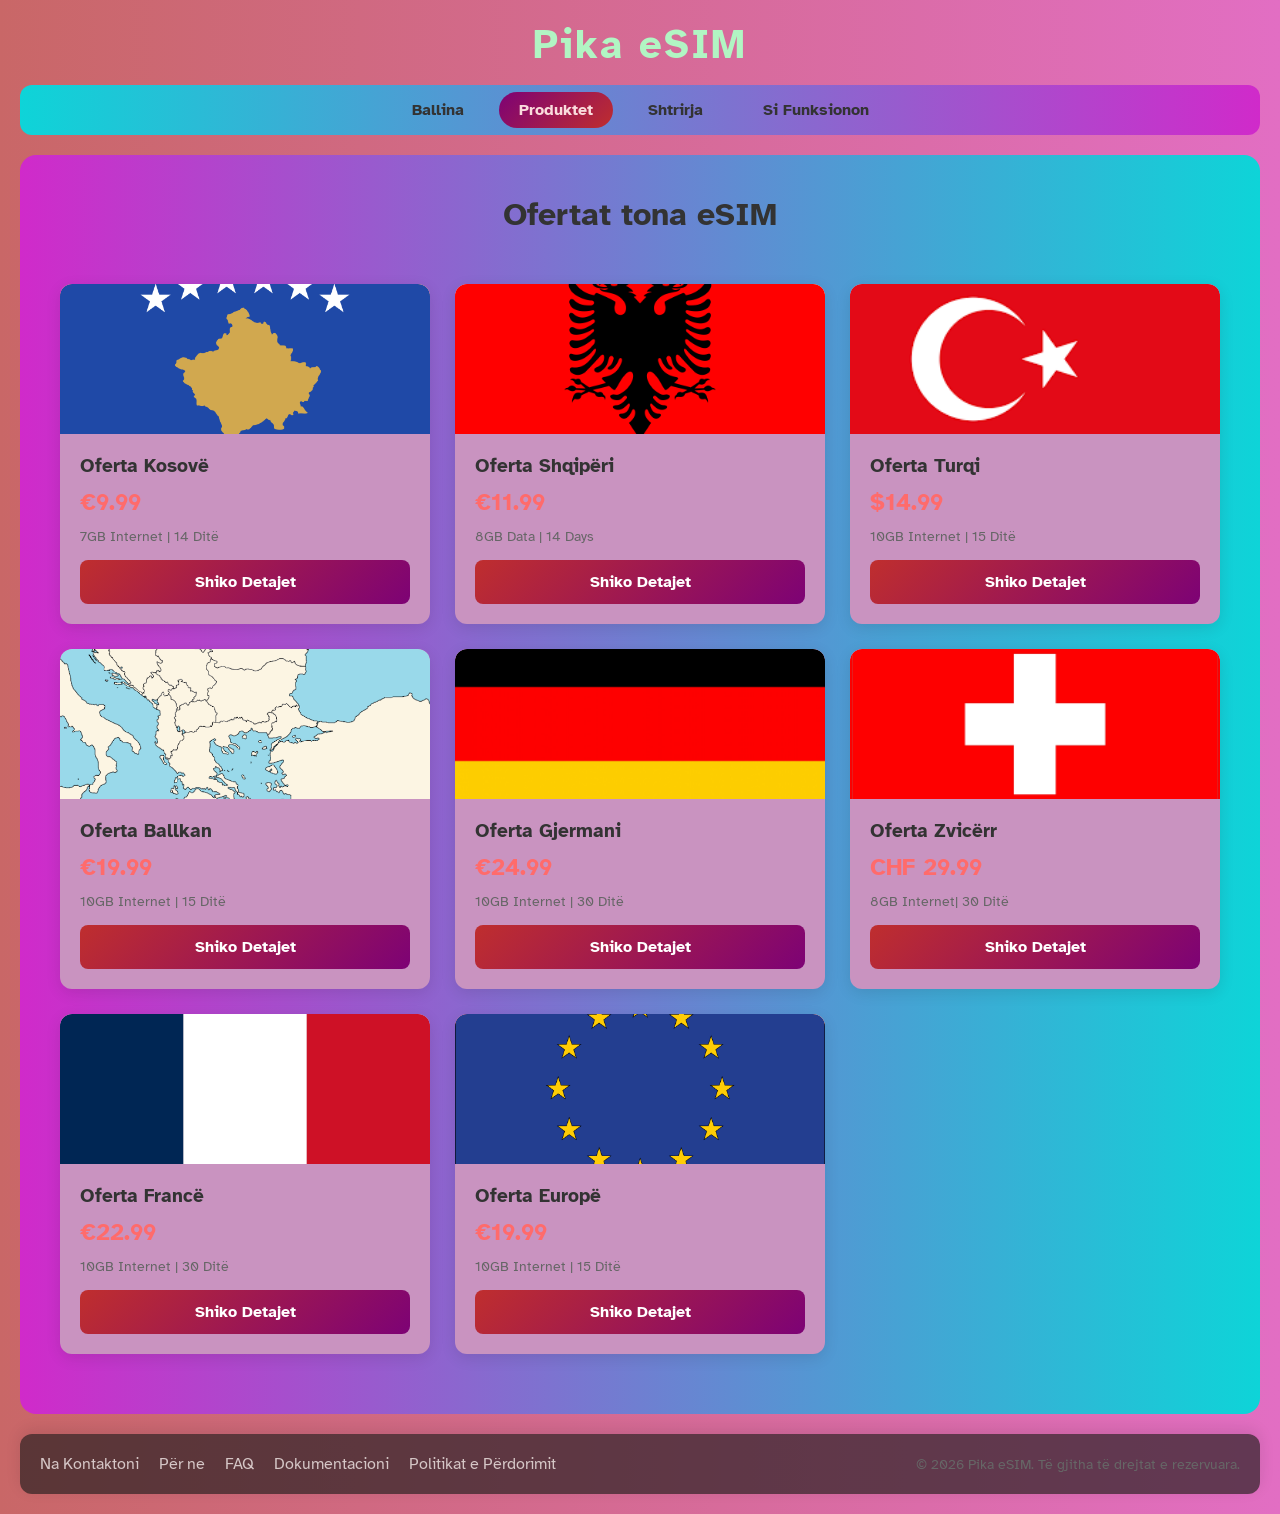
<file: pages/products.html>
<!DOCTYPE html>
<!-- Dokument HTML5 për faqen "Produktet" -->
<html lang="en">

<head>
    <!-- Meta tags për karaktere dhe responsive design -->
    <meta charset="UTF-8">
    <meta name="viewport" content="width=device-width, initial-scale=1.0">

    <!-- Titulli që shfaqet në tab të shfletuesit -->
    <title>Produktet - Pika eSIM</title>

    <!-- Lidhja me stylesheet-in kryesor CSS -->
    <link rel="stylesheet" href="../css/style.css">

    <!-- Lidhje për Google Fonts -->
    <link rel="preconnect" href="https://fonts.googleapis.com">
    <link rel="preconnect" href="https://fonts.gstatic.com" crossorigin>

    <!-- Fonti Atkinson Hyperlegible për lexueshmëri më të mirë -->
    <link
        href="https://fonts.googleapis.com/css2?family=Atkinson+Hyperlegible:ital,wght@0,400;0,700;1,400;1,700&display=swap"
        rel="stylesheet">
</head>

<body>

    <!-- Titulli kryesor i faqes / brand name -->
    <h1 class="site-title">Pika eSIM</h1>

    <!-- Navigimi kryesor i faqes -->
    <nav class="navbar">
        <ul>
            <!-- Link për ballinë -->
            <li><a href="../index.html">Ballina</a></li>

            <!-- Link aktiv për faqen aktuale -->
            <li><a href="products.html" class="active">Produktet</a></li>

            <!-- Link për shtrirjen -->
            <li><a href="coverage.html">Shtrirja</a></li>

            <!-- Link për mënyrën e funksionimit -->
            <li><a href="howItWorks.html">Si Funksionon</a></li>
        </ul>
    </nav>

    <!-- Seksioni kryesor i përmbajtjes -->
    <main class="main-card">

        <!-- Titulli i faqes -->
        <h2 class="page-title">Ofertat tona eSIM</h2>

        <!-- Grid që përmban të gjitha produktet -->
        <div class="products-grid">

            <!-- Kartë individuale e produktit -->
            <div class="product-card">

                <!-- Seksioni i imazhit të produktit -->
                <div class="product-image">
                    <img src="../images/kosova.png" alt="Kosova" />
                </div>

                <!-- Informacioni i produktit -->
                <div class="product-info">
                    <h3>Oferta Kosovë</h3>
                    <div class="price">€9.99</div>
                    <div class="details">7GB Internet | 14 Ditë</div>

                    <!-- Link që çon në faqen e detajeve të produktit -->
                    <a href="productDetails.html?id=kosovo" class="buy-button">Shiko Detajet</a>
                </div>
            </div>

            <!-- Produkti: Shqipëri -->
            <div class="product-card">
                <div class="product-image">
                    <img src="../images/shqiperia.png" alt="Shqiperia" />
                </div>
                <div class="product-info">
                    <h3>Oferta Shqipëri</h3>
                    <div class="price">€11.99</div>
                    <div class="details">8GB Data | 14 Days </div>
                    <a href="productDetails.html?id=albania" class="buy-button">Shiko Detajet</a>
                </div>
            </div>

            <!-- Produkti: Turqi -->
            <div class="product-card">
                <div class="product-image">
                    <img src="../images/turqia.png" alt="Turqia" />
                </div>
                <div class="product-info">
                    <h3>Oferta Turqi</h3>
                    <div class="price">$14.99</div>
                    <div class="details">10GB Internet | 15 Ditë</div>
                    <a href="productDetails.html?id=turkey" class="buy-button">Shiko Detajet</a>
                </div>
            </div>

            <!-- Produkti: Ballkan -->
            <div class="product-card">
                <div class="product-image">
                    <img src="../images/ballkani.png" alt="Ballkani" />
                </div>
                <div class="product-info">
                    <h3>Oferta Ballkan </h3>
                    <div class="price">€19.99</div>
                    <div class="details">10GB Internet | 15 Ditë </div>
                    <a href="productDetails.html?id=balkan" class="buy-button">Shiko Detajet</a>
                </div>
            </div>

            <!-- Produkti: Gjermani -->
            <div class="product-card">
                <div class="product-image">
                    <img src="../images/gjermania.jpg" alt="Gjermania" />
                </div>
                <div class="product-info">
                    <h3>Oferta Gjermani</h3>
                    <div class="price">€24.99</div>
                    <div class="details">10GB Internet | 30 Ditë</div>
                    <a href="productDetails.html?id=germany" class="buy-button">Shiko Detajet</a>
                </div>
            </div>

            <!-- Produkti: Zvicërr -->
            <div class="product-card">
                <div class="product-image">
                    <img src="../images/zvicrra.jpg" alt="Zvicrra">
                </div>
                <div class="product-info">
                    <h3>Oferta Zvicërr</h3>
                    <div class="price">CHF 29.99</div>
                    <div class="details">8GB Internet| 30 Ditë</div>
                    <a href="productDetails.html?id=switzerland" class="buy-button">Shiko Detajet</a>
                </div>
            </div>

            <!-- Produkti: Francë -->
            <div class="product-card">
                <div class="product-image">
                    <img src="../images/franca.png" alt="Franca">
                </div>
                <div class="product-info">
                    <h3>Oferta Francë</h3>
                    <div class="price">€22.99</div>
                    <div class="details">10GB Internet | 30 Ditë</div>
                    <a href="productDetails.html?id=france" class="buy-button">Shiko Detajet</a>
                </div>
            </div>

            <!-- Produkti: Europë -->
            <div class="product-card">
                <div class="product-image">
                    <img src="../images/europa.png" alt="Europa">
                </div>
                <div class="product-info">
                    <h3>Oferta Europë</h3>
                    <div class="price">€19.99</div>
                    <div class="details">10GB Internet | 15 Ditë</div>
                    <a href="productDetails.html?id=europe" class="buy-button">Shiko Detajet</a>
                </div>
            </div>

        </div>
    </main>

    <!-- Footer i faqes -->
    <footer class="footer">
        <div class="footer-content">

            <!-- Linket në footer -->
            <div class="footer-links">
                <a href="contact.html">Na Kontaktoni</a>
                <a href="about.html">Për ne</a>
                <a href="faq.html">FAQ</a>
                <a href="dokumentacioni.html">Dokumentacioni</a>
                <a href="terms.html">Politikat e Përdorimit</a>
            </div>

            <!-- Të drejtat e autorit -->
            <div class="footer-copyright">
                &copy; 2026 Pika eSIM. Të gjitha të drejtat e rezervuara.
            </div>
        </div>
    </footer>

    <!-- Lidhja me JavaScript-in kryesor -->
    <script src="../js/script.js"></script>
</body>

</html>
</file>
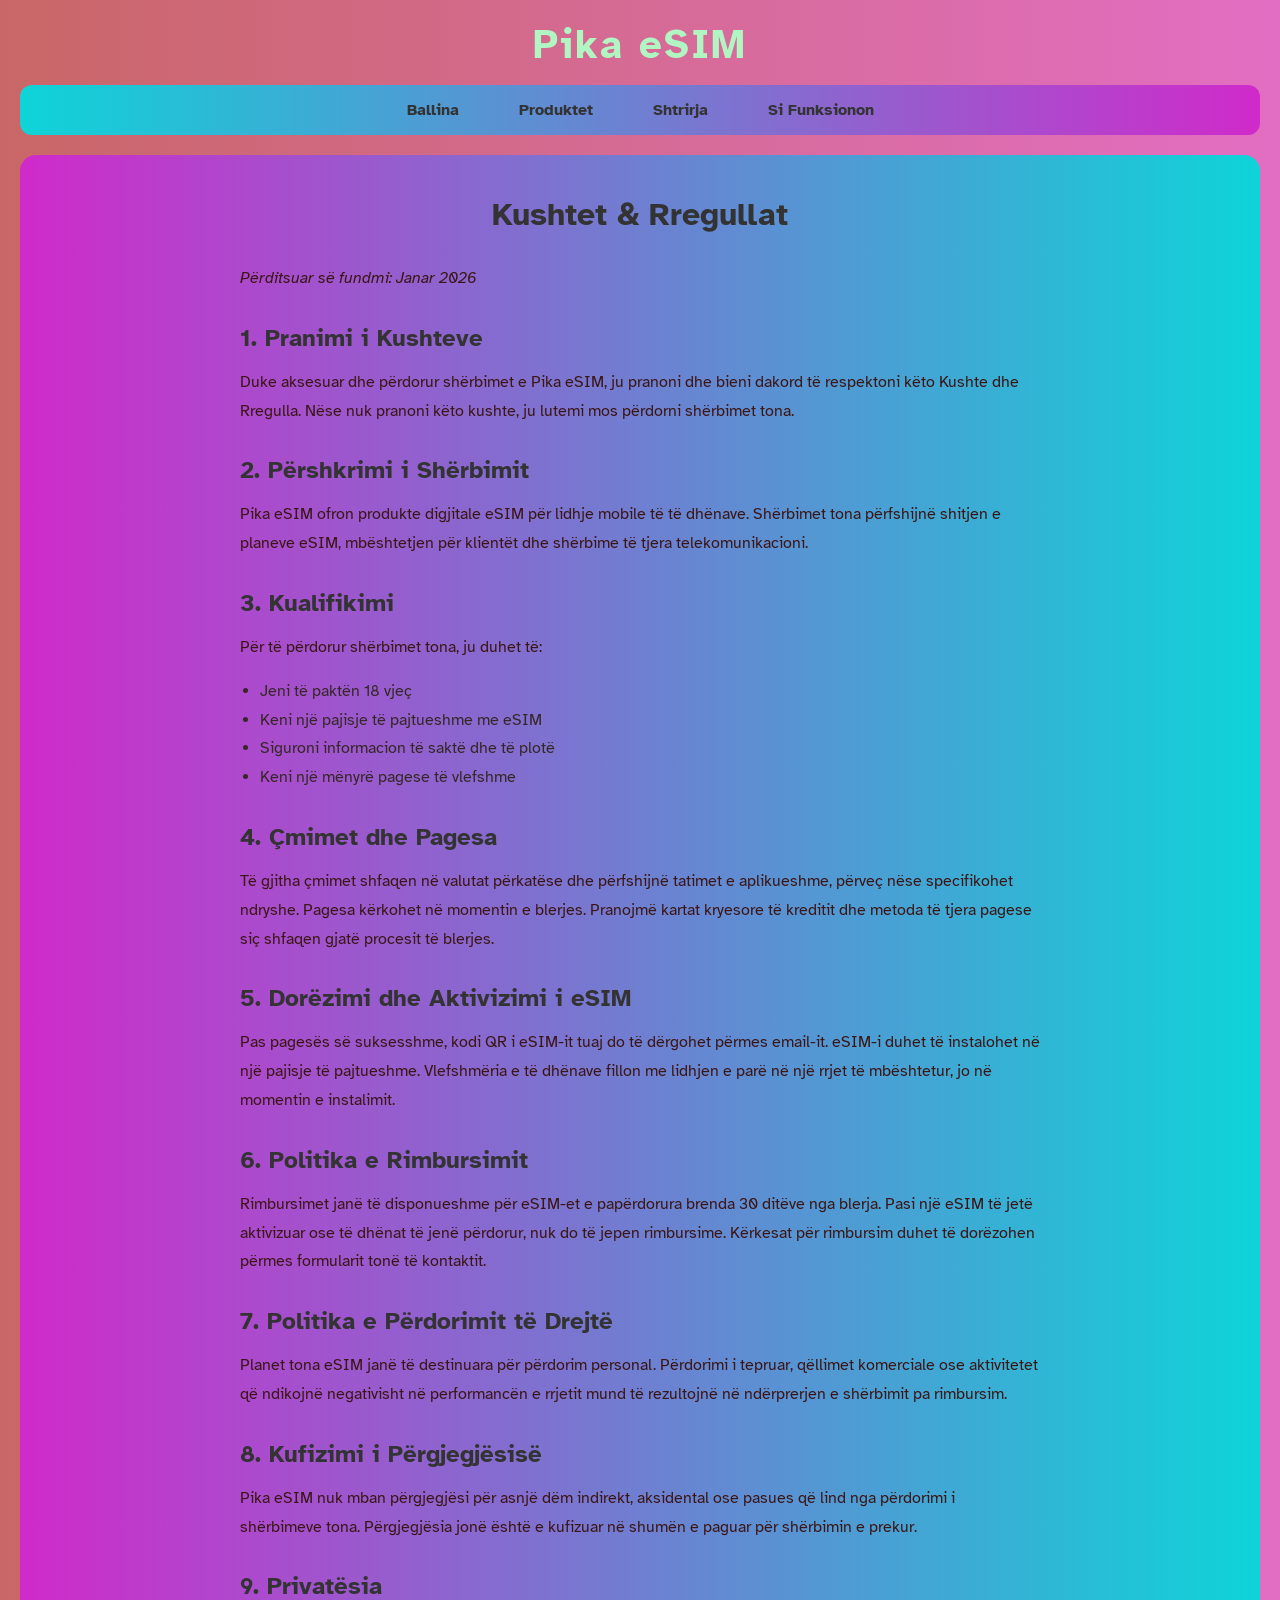
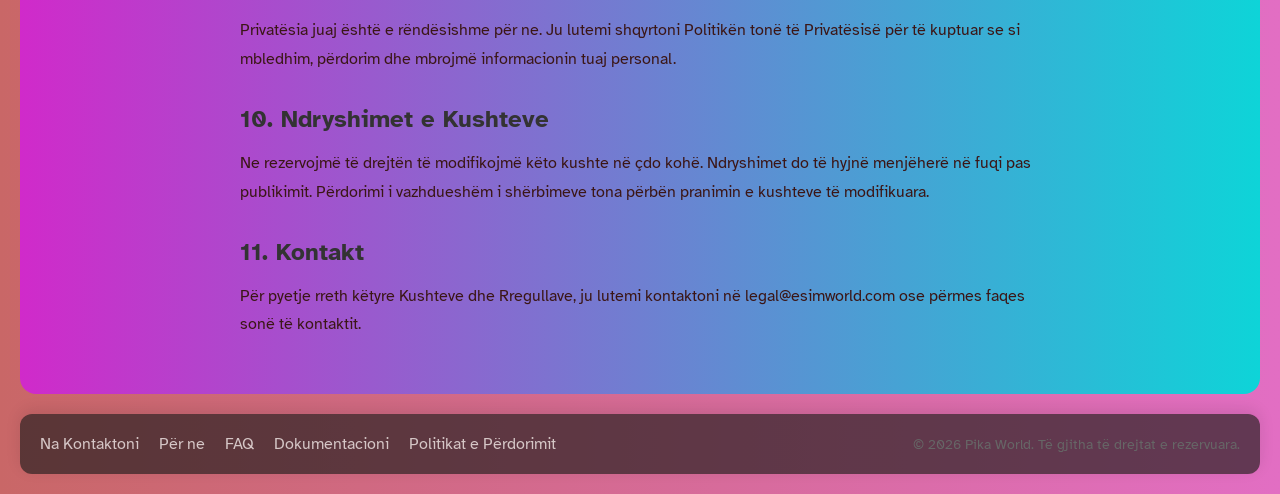
<file: pages/terms.html>
<!DOCTYPE html>
<html lang="en">

<head>
    <meta charset="UTF-8">
    <meta name="viewport" content="width=device-width, initial-scale=1.0">
    <title>Politikat e Përdorimit - Pika eSIM</title>
    <link rel="stylesheet" href="../css/style.css">
    <link rel="preconnect" href="https://fonts.googleapis.com">
    <link rel="preconnect" href="https://fonts.gstatic.com" crossorigin>
    <link
        href="https://fonts.googleapis.com/css2?family=Atkinson+Hyperlegible:ital,wght@0,400;0,700;1,400;1,700&display=swap"
        rel="stylesheet">
</head>

<body>
    <h1 class="site-title">Pika eSIM</h1>

    <nav class="navbar">
        <ul>
            <li><a href="../index.html">Ballina</a></li>
            <li><a href="products.html">Produktet</a></li>
            <li><a href="coverage.html">Shtrirja</a></li>
            <li><a href="howItWorks.html">Si Funksionon</a></li>
        </ul>
    </nav>

    <main class="main-card">
        <h2 class="page-title">Kushtet & Rregullat</h2>

        <div class="terms-content">
            <p><em>Përditsuar së fundmi: Janar 2026</em></p>

            <h2>1. Pranimi i Kushteve</h2>
            <p>Duke aksesuar dhe përdorur shërbimet e Pika eSIM, ju pranoni dhe bieni dakord të respektoni këto Kushte
                dhe Rregulla. Nëse nuk pranoni këto kushte, ju lutemi mos përdorni shërbimet tona.</p>

            <h2>2. Përshkrimi i Shërbimit</h2>
            <p>Pika eSIM ofron produkte digjitale eSIM për lidhje mobile të të dhënave. Shërbimet tona përfshijnë
                shitjen e planeve eSIM, mbështetjen për klientët dhe shërbime të tjera telekomunikacioni.</p>

            <h2>3. Kualifikimi</h2>
            <p>Për të përdorur shërbimet tona, ju duhet të:</p>
            <ul>
                <li>Jeni të paktën 18 vjeç</li>
                <li>Keni një pajisje të pajtueshme me eSIM</li>
                <li>Siguroni informacion të saktë dhe të plotë</li>
                <li>Keni një mënyrë pagese të vlefshme</li>
            </ul>

            <h2>4. Çmimet dhe Pagesa</h2>
            <p>Të gjitha çmimet shfaqen në valutat përkatëse dhe përfshijnë tatimet e aplikueshme, përveç nëse
                specifikohet ndryshe. Pagesa kërkohet në momentin e blerjes. Pranojmë kartat kryesore të kreditit dhe
                metoda të tjera pagese siç shfaqen gjatë procesit të blerjes.</p>

            <h2>5. Dorëzimi dhe Aktivizimi i eSIM</h2>
            <p>Pas pagesës së suksesshme, kodi QR i eSIM-it tuaj do të dërgohet përmes email-it. eSIM-i duhet të
                instalohet në një pajisje të pajtueshme. Vlefshmëria e të dhënave fillon me lidhjen e parë në një rrjet
                të mbështetur, jo në momentin e instalimit.</p>

            <h2>6. Politika e Rimbursimit</h2>
            <p>Rimbursimet janë të disponueshme për eSIM-et e papërdorura brenda 30 ditëve nga blerja. Pasi një eSIM të
                jetë aktivizuar ose të dhënat të jenë përdorur, nuk do të jepen rimbursime. Kërkesat për rimbursim duhet
                të dorëzohen përmes formularit tonë të kontaktit.</p>

            <h2>7. Politika e Përdorimit të Drejtë</h2>
            <p>Planet tona eSIM janë të destinuara për përdorim personal. Përdorimi i tepruar, qëllimet komerciale ose
                aktivitetet që ndikojnë negativisht në performancën e rrjetit mund të rezultojnë në ndërprerjen e
                shërbimit pa rimbursim.</p>

            <h2>8. Kufizimi i Përgjegjësisë</h2>
            <p>Pika eSIM nuk mban përgjegjësi për asnjë dëm indirekt, aksidental ose pasues që lind nga përdorimi i
                shërbimeve tona. Përgjegjësia jonë është e kufizuar në shumën e paguar për shërbimin e prekur.</p>

            <h2>9. Privatësia</h2>
            <p>Privatësia juaj është e rëndësishme për ne. Ju lutemi shqyrtoni Politikën tonë të Privatësisë për të
                kuptuar se si mbledhim, përdorim dhe mbrojmë informacionin tuaj personal.</p>

            <h2>10. Ndryshimet e Kushteve</h2>
            <p>Ne rezervojmë të drejtën të modifikojmë këto kushte në çdo kohë. Ndryshimet do të hyjnë menjëherë në fuqi
                pas publikimit. Përdorimi i vazhdueshëm i shërbimeve tona përbën pranimin e kushteve të modifikuara.</p>

            <h2>11. Kontakt</h2>
            <p>Për pyetje rreth këtyre Kushteve dhe Rregullave, ju lutemi kontaktoni në legal@esimworld.com ose përmes
                faqes sonë të kontaktit.</p>

        </div>
    </main>

    <footer class="footer">
        <div class="footer-content">
            <div class="footer-links">
                <a href="contact.html">Na Kontaktoni</a>
                <a href="about.html">Për ne</a>
                <a href="faq.html">FAQ</a>
                <a href="dokumentacioni.html">Dokumentacioni</a>
                <a href="terms.html">Politikat e Përdorimit</a>
            </div>
            <div class="footer-copyright">
                &copy; 2026 Pika World. Të gjitha të drejtat e rezervuara.
            </div>
        </div>
    </footer>

    <script src="../js/script.js"></script>
</body>

</html>
</file>
<file: css/style.css>
* {
    margin: 0;
    padding: 0;
    box-sizing: border-box;

}

body {
    font-family: "Atkinson Hyperlegible", sans-serif;
    font-weight: 400;
    font-style: normal;
    min-height: 100vh;
    background: linear-gradient(to right, #c96767, #e26ec3);
    display: flex;
    flex-direction: column;
    padding: 0 20px;
}

.site-title {
    text-align: center;
    padding: 20px 0 15px;
    color: #b1f5c3;
    font-size: 2.5rem;
    font-weight: 700;
    letter-spacing: 2px;
}

.navbar {
    background: linear-gradient(to left, #d02aca, #0ed4d8);
    border-radius: 12px;
    padding: 0 20px;
    margin-bottom: 20px;
}

.navbar ul {
    list-style: none;
    display: flex;
    justify-content: center;
    gap: 10px;
    flex-wrap: wrap;
}

.navbar li {
    position: relative;
    margin-top: auto;
    margin-bottom: auto;

}

.navbar a {
    display: block;
    padding: 15px 25px;
    text-decoration: none;
    color: #333;
    font-weight: 600;
    border-radius: 8px;
    position: relative;
    transition:
        background-color 0.4s cubic-bezier(0.4, 0, 0.2, 1),
        color 0.4s cubic-bezier(0.4, 0, 0.2, 1),
        transform 0.4s cubic-bezier(0.4, 0, 0.2, 1),
        box-shadow 0.4s cubic-bezier(0.4, 0, 0.2, 1);


}

.navbar a:hover,
.navbar a.active {
    display: inline-block;
    padding: 8px 20px;
    border-radius: 20px;
    background: linear-gradient(135deg, #7d0275, #bf2e2e);
    color: #fadcdc;
}


.main-card {
    flex: 1;
    background: linear-gradient(to left, #0ed4d8, #d02aca);
    border-radius: 16px;
    padding: 40px;
    margin-bottom: 20px;
    overflow-y: auto;
}


.footer {
    background: rgba(39, 32, 32, 0.679);
    border-radius: 12px;
    padding: 20px;
    box-shadow: 0 -4px 15px rgba(0, 0, 0, 0.1);
    margin-bottom: 20px;
}

.footer-content {
    display: flex;
    justify-content: space-between;
    align-items: center;
    flex-wrap: wrap;
    gap: 15px;
}

.footer-links {
    display: flex;
    gap: 20px;
    flex-wrap: wrap;
}

.footer-links a {
    color: #d5c6c6;
    text-decoration: none;
    font-weight: 500;
    transition: color 0.3s ease;
}

.footer-links a:hover {
    color: #ff6b6b;
}

.footer-copyright {
    color: #666;
    font-size: 0.9rem;
}

.hero-section {
    text-align: center;
    padding: 0px 0;

}

.hero-section h1 {
    font-size: 2rem;
    background: linear-gradient(to right, #710861, #1a8a3f);
    text-shadow: 0 1px 3px rgba(0, 0, 0, 0.2);
    background-clip: text;
    -webkit-background-clip: text;
    -webkit-text-fill-color: transparent;
    margin-bottom: 20px;
    font-family: "Atkinson Hyperlegible", sans-serif;
    font-weight: 700;
    font-style: normal;
}

.hero-section p {
    font-size: 1rem;
    background: linear-gradient(to right, #710861, #1a8a3f);
    text-shadow: 0 0px 3px rgba(0, 0, 0, 0.2);
    background-clip: text;
    -webkit-background-clip: text;
    -webkit-text-fill-color: transparent;
    max-width: 600px;
    margin: 0 auto 30px;
    line-height: 1.6;
    font-family: "Atkinson Hyperlegible", sans-serif;
    font-weight: 700;
    font-style: normal;
}

.cta-button {
    display: inline-block;
    padding: 15px 40px;
    background: linear-gradient(135deg, #bf2e2e, #7d0275);
    color: #f9c6c6;
    text-decoration: none;
    border-radius: 30px;
    font-weight: 600;
    font-size: 1rem;
    transition: transform 0.3s ease, box-shadow 0.3s ease;
    box-shadow: 0 4px 15px rgba(255, 107, 107, 0.4);
}

.cta-button:hover {
    transform: translateY(-3px);
    box-shadow: 0 6px 20px rgba(255, 107, 107, 0.5);
}

.features-grid {
    display: grid;
    grid-template-columns: repeat(auto-fit, minmax(250px, 1fr));
    gap: 30px;
    padding: 40px 0;
}

.feature-card {
    background: linear-gradient(135deg, rgba(255, 107, 107, 0.1), rgba(255, 159, 67, 0.1));
    background: linear-gradient(135deg, rgba(235, 185, 149, 0.1), rgba(249, 211, 211, 0.2));
    padding: 30px;
    border-radius: 12px;
    text-align: center;
}

.feature-card h3 {
    color: #333;
    color: #5f1e1e;
    margin-bottom: 10px;
}

.feature-card p {
    color: #666;
    color: #8c1010;
    line-height: 1.5;
}


.feature-card1 {
    background:
        linear-gradient(rgba(43, 211, 237, 0.998), rgba(132, 155, 239, 0.256)),
        #92d3d6;

    background-blend-mode: multiply;
    padding: 30px;
    border-radius: 12px;
    text-align: center;
    transition: transform 0.3s ease;
}

.feature-card1:hover {
    transform: translateY(-5px);
}

.feature-card1 .icon {
    font-size: 3rem;
    margin-bottom: 15px;
}

.feature-card1 h3 {
    color: #0e4b1e;
    margin-bottom: 10px;
}

.feature-card1 p {
    color: #0e4b1e;
    line-height: 1.5;
}

.feature-card2 {
    background:
        linear-gradient(rgb(226, 223, 164), rgba(124, 95, 27, 0.502)),
        #e5e898;
    background-blend-mode: multiply;
    padding: 30px;
    border-radius: 12px;
    text-align: center;
    transition: transform 0.3s ease;
}

.feature-card2:hover {
    transform: translateY(-5px);
}

.feature-card2 .icon {
    font-size: 3rem;
    margin-bottom: 15px;
}

.feature-card2 h3 {
    color: #6c5013;
    margin-bottom: 10px;

}

.feature-card2 p {
    color: #52460a;
    line-height: 1.5;
}

.feature-card3 {
    background:
        linear-gradient(rgba(158, 231, 167, 0.6), rgba(75, 139, 32, 0.6)),
        #8ae87a;

    background-blend-mode: multiply;
    padding: 30px;
    border-radius: 12px;
    text-align: center;
    transition: transform 0.3s ease;
}

.feature-card3:hover {
    transform: translateY(-5px);
}

.feature-card3 .icon {
    font-size: 3rem;
    margin-bottom: 15px;
}

.feature-card3 h3 {
    color: #17622b;
    margin-bottom: 10px;

}

.feature-card3 p {
    color: #0e4b1e;
    line-height: 1.5;
}

.feature-card4 {
    background:
        linear-gradient(rgba(140, 192, 221, 0.6), rgba(15, 41, 117, 0.587)),
        #4a48ba;

    background-blend-mode: multiply;
    padding: 30px;
    border-radius: 12px;
    text-align: center;
    transition: transform 0.3s ease;
}

.feature-card4:hover {
    transform: translateY(-5px);
}

.feature-card4 .icon {
    font-size: 3rem;
    margin-bottom: 15px;
}

.feature-card4 h3 {
    color: #8a76be;
    margin-bottom: 10px;

}

.feature-card4 p {
    color: #b2aedc;
    line-height: 1.5;
}



.products-grid {
    display: grid;
    grid-template-columns: repeat(auto-fit, minmax(280px, 1fr));
    gap: 25px;
    padding: 20px 0;
}

.product-card {
    background: #c993c0;
    border-radius: 12px;
    overflow: hidden;
    box-shadow: 0 4px 15px rgba(0, 0, 0, 0.1);
    transition: transform 0.3s ease, box-shadow 0.3s ease;
}

.product-card:hover {
    transform: translateY(-5px);
    box-shadow: 0 8px 25px rgba(0, 0, 0, 0.15);
}

.product-card .product-image {
    height: 150px;
    background: linear-gradient(135deg, #ff6b6b, #feca57);
    display: flex;
    align-items: center;
    justify-content: center;
    font-size: 4rem;
}

.product-card .product-info {
    padding: 20px;
}

.product-card h3 {
    color: #333;
    margin-bottom: 10px;
}

.product-card .price {
    font-size: 1.5rem;
    font-weight: 700;
    color: #ff6b6b;
    margin-bottom: 10px;
}

.product-card .details {
    color: #666;
    font-size: 0.9rem;
    margin-bottom: 15px;
}

.product-card .buy-button {
    display: block;
    width: 100%;
    padding: 12px;
    background: linear-gradient(135deg, #bf2e2e, #7d0275);
    color: #fff;
    text-decoration: none;
    text-align: center;
    border-radius: 8px;
    font-weight: 600;
    transition: opacity 0.3s ease;
}

.product-card .buy-button:hover {
    opacity: 0.9;
}

.page-title {
    font-size: 2rem;
    color: #333;
    margin-bottom: 30px;
    text-align: center;
}

.steps-container {
    max-width: 800px;
    margin: 0 auto;
}

.step {
    display: flex;
    align-items: flex-start;
    gap: 20px;
    margin-bottom: 30px;
    padding: 25px;
    background: linear-gradient(135deg, rgba(255, 107, 107, 0.1), rgba(255, 159, 67, 0.1));
    border-radius: 12px;
}

.step-number {
    width: 50px;
    height: 50px;
    background: linear-gradient(135deg, #ff6b6b, #ff9f43);
    color: #fff;
    border-radius: 50%;
    display: flex;
    align-items: center;
    justify-content: center;
    font-size: 1.5rem;
    font-weight: 700;
    flex-shrink: 0;
}

.step-content h3 {
    font-size: 1.5rem;
    background: linear-gradient(to right, #1a3122, #3e0936);
    text-shadow: 0 1px 3px rgba(0, 0, 0, 0.2);
    background-clip: text;
    -webkit-background-clip: text;
    -webkit-text-fill-color: transparent;
    margin-bottom: 10px;
    font-family: "Atkinson Hyperlegible", sans-serif;
    font-weight: 700;
    font-style: normal;
}

.step-content p {
    font-size: 1rem;
    background: linear-gradient(to right, #3e0936, #1a3122);
    text-shadow: 0 1px 3px rgba(0, 0, 0, 0.2);
    background-clip: text;
    -webkit-background-clip: text;
    -webkit-text-fill-color: transparent;
    margin-bottom: 20px;
    font-family: "Atkinson Hyperlegible", sans-serif;
    font-weight: 700;
    font-style: normal;
}

.description h3 {
    font-size: 1.5rem;
    background: linear-gradient(to right, #1a3122, #3e0936);
    text-shadow: 0 1px 3px rgba(0, 0, 0, 0.2);
    background-clip: text;
    -webkit-background-clip: text;
    -webkit-text-fill-color: transparent;
    margin-bottom: 10px;
    font-family: "Atkinson Hyperlegible", sans-serif;
    font-weight: 700;
    font-style: normal;
}

.description p {
    font-size: 1rem;
    background: linear-gradient(to right, #3e0936, #1a3122);
    text-shadow: 0 1px 3px rgba(0, 0, 0, 0.2);
    background-clip: text;
    -webkit-background-clip: text;
    -webkit-text-fill-color: transparent;
    margin-bottom: 20px;
    font-family: "Atkinson Hyperlegible", sans-serif;
    font-weight: 700;
    font-style: normal;
}

.description span {
    font-size: 1rem;
    background: linear-gradient(to right, #d62d6e, #c9092c);
    text-shadow: 0 1px 3px rgba(0, 0, 0, 0.2);
    background-clip: text;
    -webkit-background-clip: text;
    -webkit-text-fill-color: transparent;
    margin-bottom: 10px;
    font-family: "Atkinson Hyperlegible", sans-serif;
    font-weight: 700;
    font-style: normal;
}

.countries h4 {
    font-size: 1.25rem;
    background: linear-gradient(to right, #3e0936, #1a3122);
    text-shadow: 0 1px 3px rgba(0, 0, 0, 0.2);
    background-clip: text;
    -webkit-background-clip: text;
    -webkit-text-fill-color: transparent;
    margin-bottom: 10px;
    font-family: "Atkinson Hyperlegible", sans-serif;
    font-weight: 700;
    font-style: normal;
}

.countries p {
    max-width: 800px;
    margin: 0 auto;
}

.country-list {
    list-style: none;
    padding: 0;
    margin: 1rem 0 0;
}

.country-list li {
    padding: 0.6rem 0.8rem;
    margin-bottom: 0.5rem;
    background: linear-gradient(to left, #d02aca, #0ed4d8);
    border-radius: 8px;
    font-weight: 500;
    color: #333;
}


.faq-item {
    margin-bottom: 15px;
    border-radius: 10px;
    overflow: hidden;
    background: #fff;
    box-shadow: 0 2px 10px rgba(0, 0, 0, 0.1);
}

.faq-question {
    padding: 20px;
    background: linear-gradient(135deg, #ff6b6b, #ff9f43);
    cursor: pointer;
    font-weight: 600;
    color: #333;
    display: flex;
    justify-content: space-between;
    align-items: center;
    transition: background-color 0.3s ease;
}

.faq-question:hover {
    background: linear-gradient(135deg, #823737, #7e4e21);
}

.faq-question .toggle-icon {
    font-size: 1.5rem;
    transition: transform 0.3s ease;
}

.faq-item.active .toggle-icon {
    transform: rotate(45deg);
}

.faq-answer {
    padding: 0 20px;
    max-height: 0;
    overflow: hidden;
    transition: max-height 0.3s ease, padding 0.3s ease;
    background: linear-gradient(135deg, #fc9e9e, #facea6)
}

.faq-item.active .faq-answer {
    padding: 20px;
    max-height: 500px;
}

.faq-answer p {
    color: #2b1e1e;
    line-height: 1.6;
}

.contact-container {
    max-width: 600px;
    margin: 0 auto;
}

.contact-form {
    display: flex;
    flex-direction: column;
    gap: 20px;
}

.form-group {
    display: flex;
    flex-direction: column;
    gap: 8px;
}

.form-group label {
    font-weight: 600;
    color: #333;
}

.form-group input,
.form-group textarea {
    padding: 12px 15px;
    border: 2px solid #eee;
    border-radius: 8px;
    font-size: 1rem;
    transition: border-color 0.3s ease;
}

.form-group input:focus,
.form-group textarea:focus {
    outline: none;
    border-color: #ff6b6b;
}

.form-group textarea {
    resize: vertical;
    min-height: 120px;
}

.submit-button {
    padding: 15px 30px;
    background: linear-gradient(135deg, #ff6b6b, #ff9f43);
    color: #fff;
    border: none;
    border-radius: 8px;
    font-size: 1.1rem;
    font-weight: 600;
    cursor: pointer;
    transition: transform 0.3s ease, box-shadow 0.3s ease;
}

.submit-button:hover {
    transform: translateY(-2px);
    box-shadow: 0 4px 15px rgba(255, 107, 107, 0.4);
}

.contact-info {
    margin-top: 40px;
    padding: 30px;
    background: linear-gradient(135deg, rgba(255, 107, 107, 0.1), rgba(255, 159, 67, 0.1));
    border-radius: 12px;
}

.contact-info h3 {
    color: #333;
    margin-bottom: 20px;
}

.contact-info p {
    color: #3c3535;
    margin-bottom: 10px;
    line-height: 1.6;
}

.about-content {
    max-width: 800px;
    margin: 0 auto;
}

.about-content p {
    color: #382929;
    line-height: 1.8;
    margin-bottom: 20px;
    font-size: 1.1rem;
}

.about-content h2 {
    color: #333;
    margin: 30px 0 15px;
}

.about-content li {
    color: #471c1c;
    margin: 30px 0 15px;
}

.terms-content {
    max-width: 800px;
    margin: 0 auto;
}

.terms-content h2 {
    color: #333;
    margin: 30px 0 15px;
}

.terms-content p {
    color: #3b1616;
    line-height: 1.8;
    margin-bottom: 15px;
}

.terms-content ul {
    color: #362727;
    margin-left: 20px;
    margin-bottom: 20px;
    line-height: 1.8;
}

.product-image {
    width: 100%;
    height: 50px;
    overflow: hidden;
    border-radius: 12px 12px 0 0;
}

.product-image img {
    width: 100%;
    height: 100%;
    object-fit: cover;
    display: block;
}



.product-detail-container {
    max-width: 900px;
    margin: 0 auto;
}

.product-detail-header {
    display: flex;
    gap: 40px;
    margin-bottom: 40px;
    flex-wrap: wrap;
}

.product-detail-image {
    width: 100%;
    max-width: 250px;
    height: 250px;
    margin: 0 auto;
    overflow: hidden;
    border-radius: 12px;
}

.product-detail-image img {
    width: 100%;
    height: 100%;
    object-fit: cover;
    display: block;
    transition: transform 0.3s ease;
}

.product-detail-image img:hover {
    transform: scale(1.1);
}


.product-detail-info {
    flex: 1;
    min-width: 300px;
}

.product-detail-info h1 {
    color: #333;
    margin-bottom: 15px;
}

.product-detail-info .price {
    font-size: 2.5rem;
    font-weight: 700;
    color: #ff6b6b;
    margin-bottom: 20px;
}

.product-detail-info .description {
    color: #8a0101;
    line-height: 1.6;
    margin-bottom: 20px;
}

.product-specs {
    background: linear-gradient(135deg, rgba(255, 107, 107, 0.1), rgba(255, 159, 67, 0.1));
    padding: 20px;
    border-radius: 12px;
    margin-bottom: 25px;
}

.product-specs h3 {
    color: #333;
    margin-bottom: 15px;
}

.product-specs ul {
    list-style: none;
}

.product-specs li {
    padding: 10px 0;
    border-bottom: 1px solid rgba(0, 0, 0, 0.1);
    color: #2a2323;
    display: flex;
    justify-content: space-between;
}

.product-specs li:last-child {
    border-bottom: none;
}

.product-specs li span {
    font-weight: 600;
    color: #333;
}

.buy-now-button {
    display: inline-block;
    padding: 18px 50px;
    background: linear-gradient(135deg, #bf2e2e, #7d0275);
    color: #fff;
    text-decoration: none;
    border-radius: 30px;
    font-weight: 600;
    font-size: 1.2rem;
    transition: transform 0.3s ease, box-shadow 0.3s ease;
    box-shadow: 0 4px 15px rgba(255, 107, 107, 0.4);
}

.buy-now-button:hover {
    transform: translateY(-3px);
    box-shadow: 0 6px 20px rgba(255, 107, 107, 0.5);
}

.empty-page {
    text-align: center;
    padding: 60px 20px;
}

.empty-page h1 {
    color: #333;
    margin-bottom: 20px;
}

.empty-page p {
    color: #666;
    font-size: 1.1rem;
}

.feature-icon {
    font-size: 48px;
    background: linear-gradient(to right, #0d5832, #450b36);
    -webkit-background-clip: text;
    -webkit-text-fill-color: transparent;
    margin-bottom: 16px;
}

.feature-card:hover .feature-icon {
    transform: scale(1.1);
    transition: 0.3s ease;
}

.coverage-layout {
    display: flex;
    gap: 2rem;
}

#map {
    flex: 0 0 60%;
    height: 500px;
    border-radius: 15px;
}

.countries {
    flex: 1;
    padding: 1.5rem;
    border-radius: 15px;
}

table {
    width: 100%;
    border-collapse: collapse;
    margin: 20px 0;
    font-family: "Atkinson Hyperlegible", sans-serif;
    font-size: 1rem;
    box-shadow: 0 4px 15px rgba(0, 0, 0, 0.1);
    border-radius: 12px;
    overflow: hidden;
}

table thead tr {
    background: linear-gradient(135deg, #bf2e2e4d, #7d027548);
    color: #fff;
    text-align: left;
}

table thead th {
    padding: 12px 15px;
}


table tbody tr {
    background: linear-gradient(135deg, rgba(255, 107, 107, 0.765), rgba(255, 158, 67, 0.831));
    transition: transform 0.3s ease, box-shadow 0.3s ease;
}

table tbody tr:hover {
    transform: translateY(-2px);
    box-shadow: 0 6px 20px rgba(0, 0, 0, 0.1);
}


table td {
    padding: 12px 15px;
    color: #2d2727;
}


table tbody tr:nth-child(even) {
    background: linear-gradient(135deg, rgba(206, 159, 159, 0.818), rgba(255, 158, 67, 0.842));
}


table th,
table td {
    border-bottom: 1px solid rgba(0, 0, 0, 0.05);
}


table td {
    word-wrap: break-word;
}



@media (max-width: 768px) {
    .site-title {
        font-size: 1.8rem;
    }

    .navbar ul {
        justify-content: center;
    }

    .navbar a {
        padding: 12px 15px;
        font-size: 0.9rem;
    }

    .main-card {
        padding: 25px;
    }

    .hero-section h1 {
        font-size: 1.8rem;
    }

    .footer-content {
        flex-direction: column;
        text-align: center;
    }

    .footer-links {
        justify-content: center;
    }

    .step {
        flex-direction: column;
        text-align: center;
    }

    .product-detail-header {
        flex-direction: column;
    }

    .product-detail-image {
        height: 200px;
        font-size: 5rem;
    }

    .products-grid {
        grid-template-columns: 1fr;
        gap: 20px;
    }

    .product-card {
        max-width: 100%;
    }

    .product-info {
        text-align: center;
    }

    .product-detail-info h1 {
        font-size: 1.6rem;
    }

    .product-detail-info .price {
        font-size: 1.3rem;
    }

    .product-detail-info .description {
        font-size: 0.95rem;
    }

    table {
        font-size: 0.9rem;
    }

    td {
        padding: 8px;
    }

    .buy-button,
    .buy-now-button {
        width: 100%;
        padding: 14px;
    }

    input,
    textarea,
    button {
        width: 100%;
        font-size: 1rem;
    }

}
</file>
